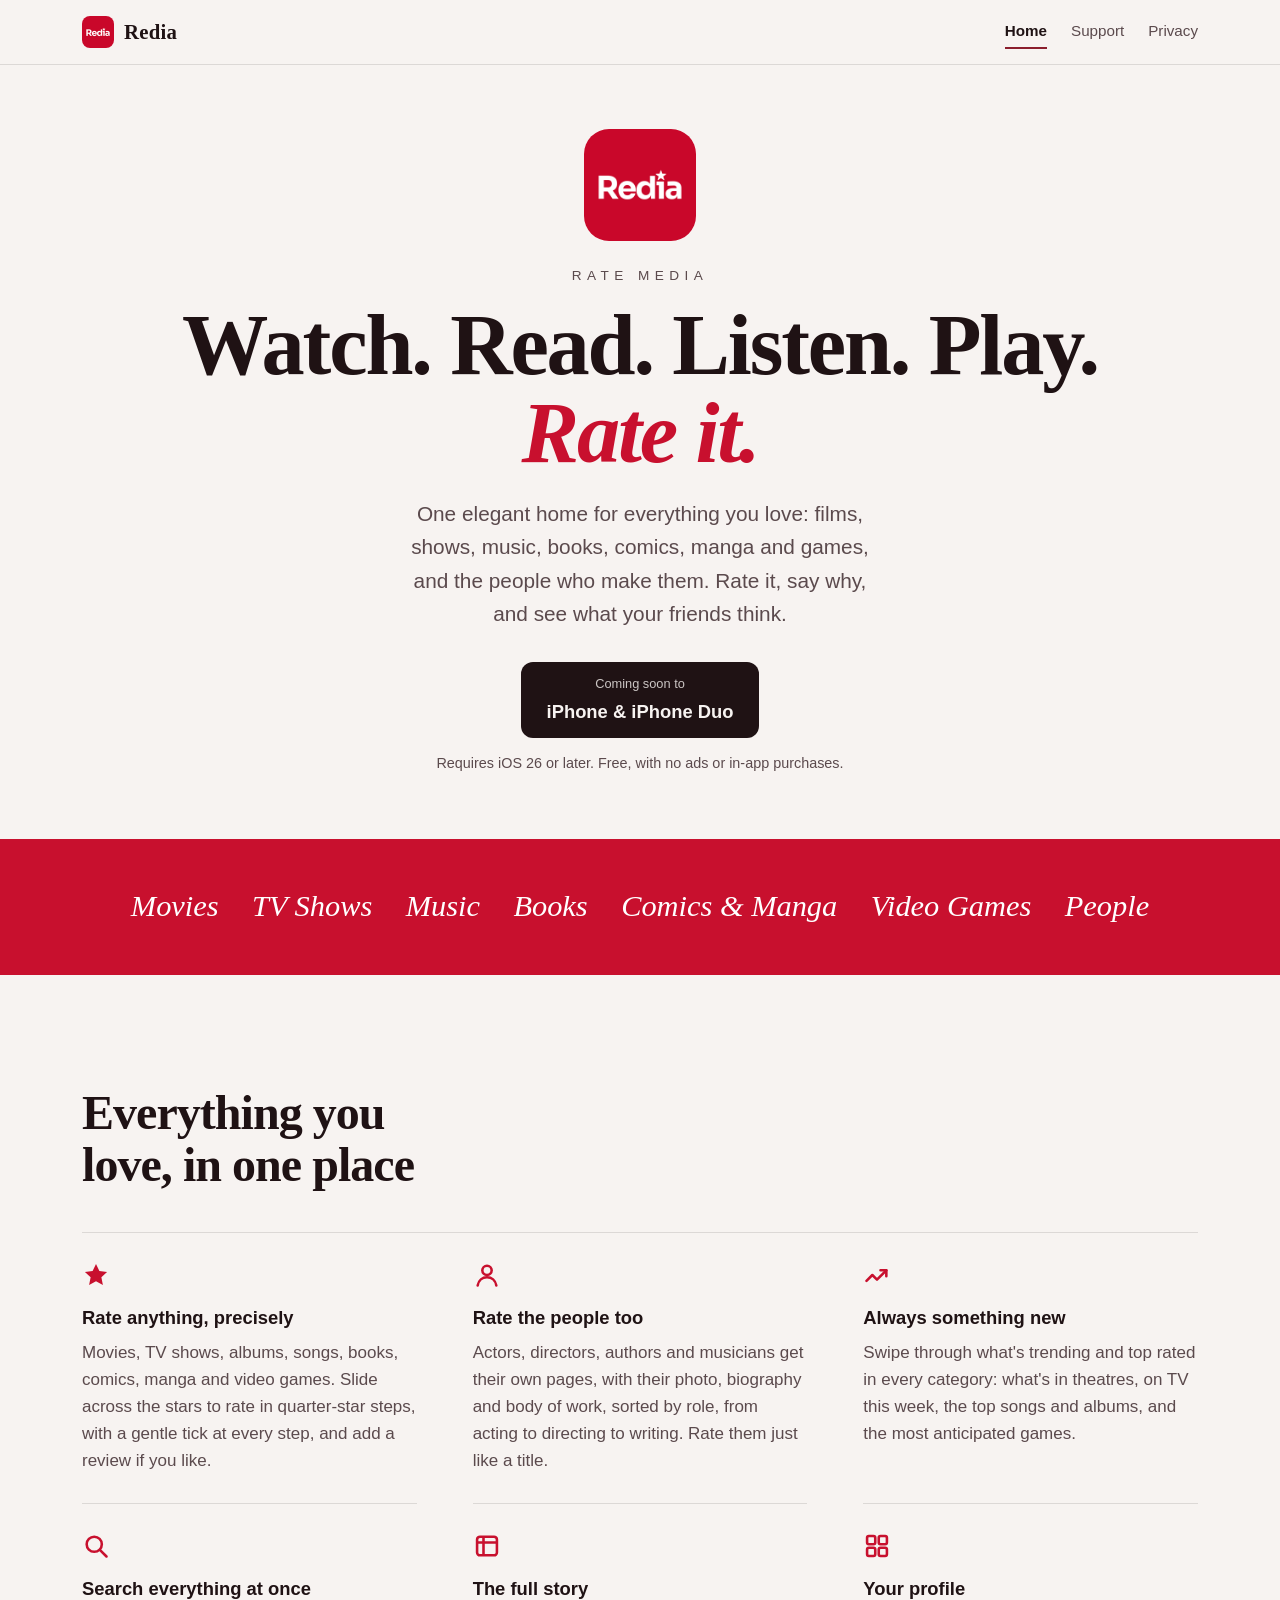
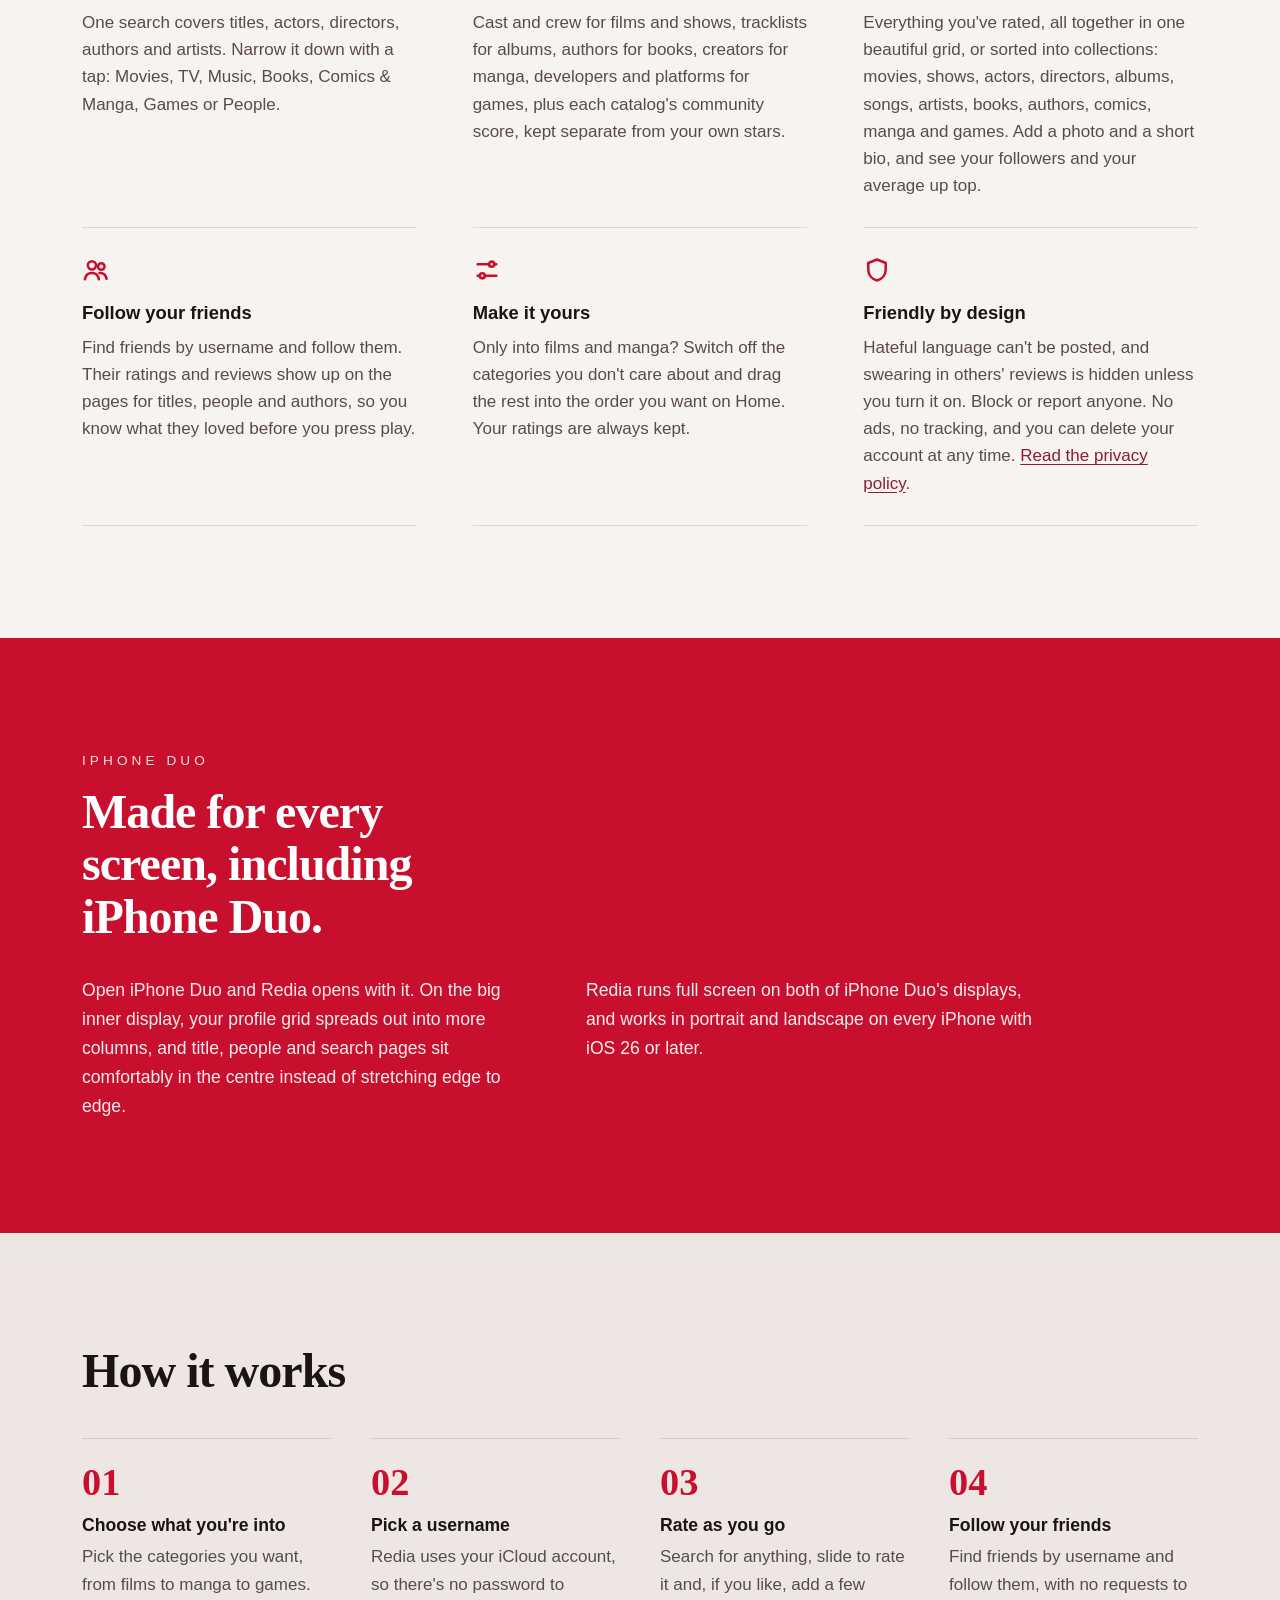
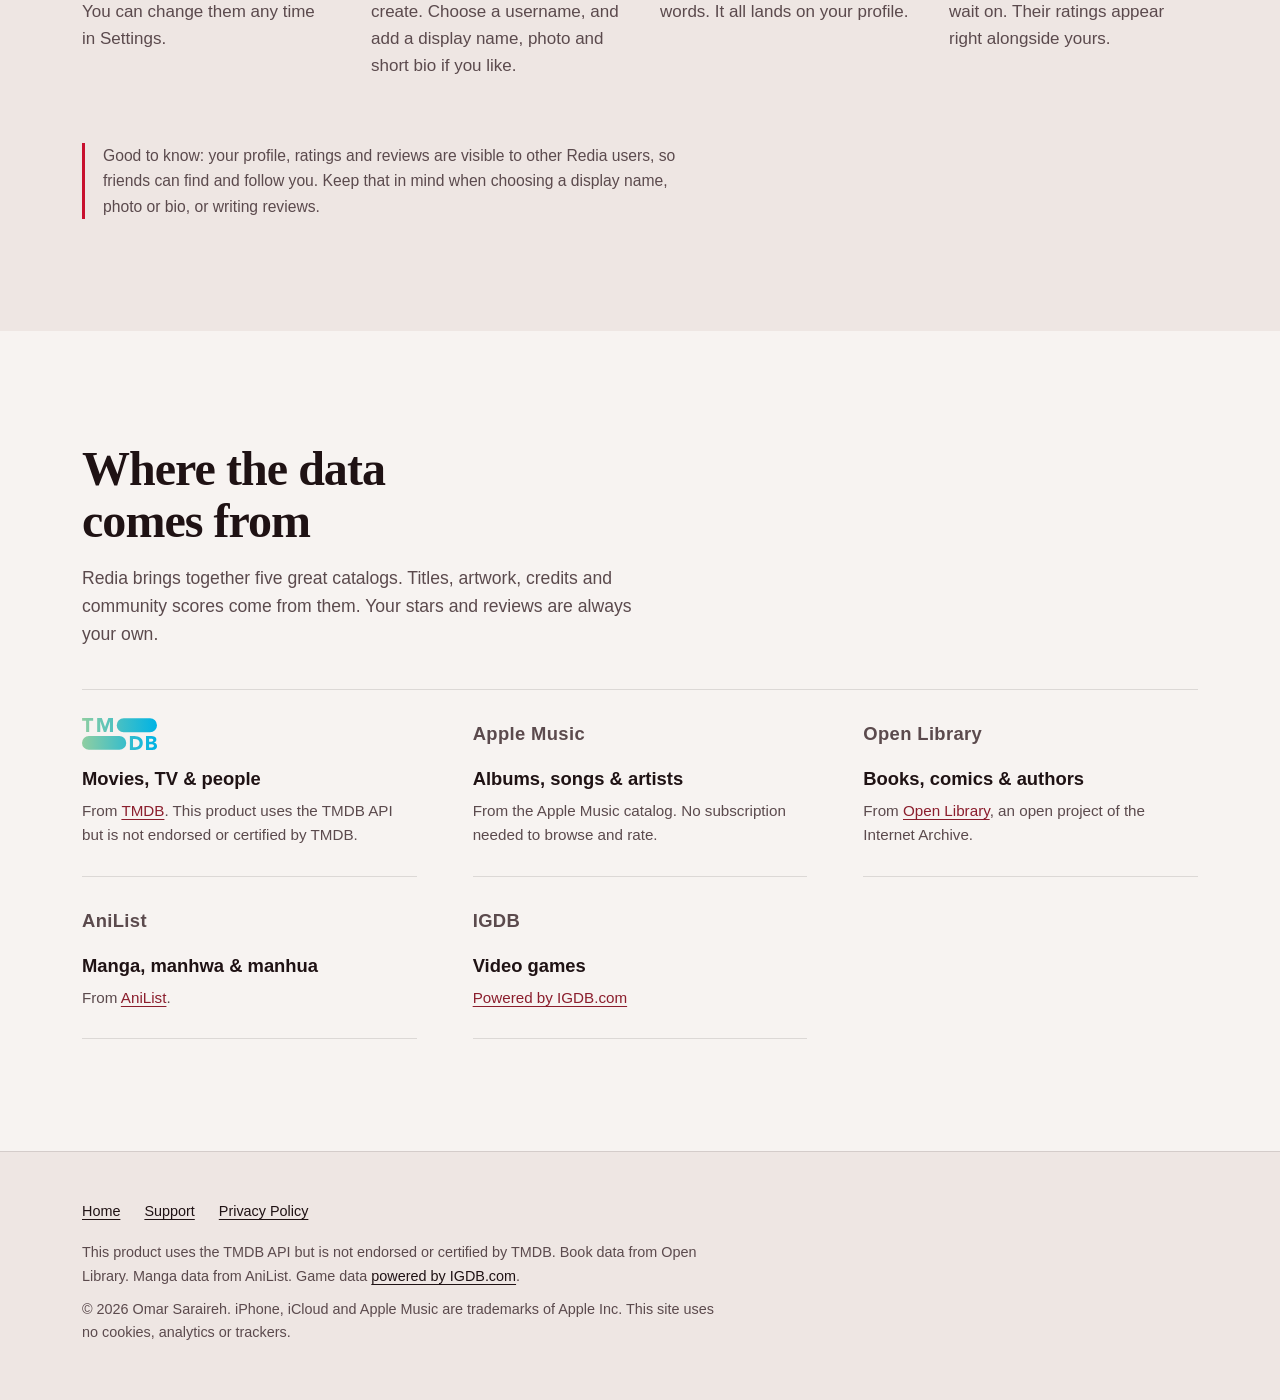
<file: index.html>
<!doctype html>
<html lang="en">
<head>
  <meta charset="utf-8">
  <meta name="viewport" content="width=device-width, initial-scale=1, viewport-fit=cover">
  <title>Redia: Rate Movies, TV, Music, Books &amp; Games</title>
  <meta name="description" content="Redia is one elegant place to rate the movies, TV shows, music, books, comics, manga and video games you love, and the people who make them. Follow friends and see what they think. For iPhone and iPhone Duo.">
  <meta name="theme-color" content="#f7f3f1" media="(prefers-color-scheme: light)">
  <meta name="theme-color" content="#0f0b0c" media="(prefers-color-scheme: dark)">
  <link rel="icon" href="favicon.png" type="image/png">
  <link rel="apple-touch-icon" href="apple-touch-icon.png">
  <link rel="stylesheet" href="styles.css">
</head>
<body>
  <a class="skip-link" href="#main">Skip to content</a>

  <header class="site-header">
    <div class="wrap">
      <a class="brand" href="./"><img src="favicon.png" alt="" width="36" height="36"><span class="brand-name">Redia</span></a>
      <nav class="nav" aria-label="Main">
        <a href="./" aria-current="page">Home</a>
        <a href="support.html">Support</a>
        <a href="privacy.html">Privacy</a>
      </nav>
    </div>
  </header>

  <main id="main">
    <section class="hero">
      <div class="wrap hero-text">
        <img class="app-icon" src="icon.png" alt="Redia app icon: the white Redia wordmark with a star over the i, on red" width="120" height="120">
        <p class="tagline">Rate Media</p>
        <h1>Watch. Read. Listen. Play. <em>Rate it.</em></h1>
        <p class="lede">One elegant home for everything you love: films, shows, music, books, comics, manga and games, and the people who make them. Rate it, say why, and see what your friends think.</p>
        <div class="coming-soon" role="note" aria-label="Coming soon to iOS">
          <span class="small">Coming soon to</span>
          <span class="big">iPhone &amp; iPhone Duo</span>
        </div>
        <p class="req">Requires iOS 26 or later. Free, with no ads or in-app purchases.</p>
      </div>
    </section>

    <section class="band band-accent" aria-label="What you can rate in Redia">
      <div class="wrap">
        <ul class="categories">
          <li>Movies</li>
          <li>TV Shows</li>
          <li>Music</li>
          <li>Books</li>
          <li>Comics &amp; Manga</li>
          <li>Video Games</li>
          <li>People</li>
        </ul>
      </div>
    </section>

    <section class="band" aria-labelledby="features-title">
      <div class="wrap">
        <h2 id="features-title">Everything you love, in one place</h2>
          <div class="features">
            <article class="feature">
              <span class="icon" aria-hidden="true"><svg viewBox="0 0 24 24" fill="currentColor"><path d="M12 2.5l2.9 6.1 6.6.8-4.9 4.6 1.3 6.6L12 17.3 6.1 20.6l1.3-6.6L2.5 9.4l6.6-.8z"/></svg></span>
              <h3>Rate anything, precisely</h3>
              <p>Movies, TV shows, albums, songs, books, comics, manga and video games. Slide across the stars to rate in quarter-star steps, with a gentle tick at every step, and add a review if you like.</p>
            </article>
            <article class="feature">
              <span class="icon" aria-hidden="true"><svg viewBox="0 0 24 24" fill="none" stroke="currentColor" stroke-width="2.2" stroke-linecap="round"><circle cx="12" cy="8" r="4"/><path d="M4 21c.8-4.4 4-7 8-7s7.2 2.6 8 7"/></svg></span>
              <h3>Rate the people too</h3>
              <p>Actors, directors, authors and musicians get their own pages, with their photo, biography and body of work, sorted by role, from acting to directing to writing. Rate them just like a title.</p>
            </article>
            <article class="feature">
              <span class="icon" aria-hidden="true"><svg viewBox="0 0 24 24" fill="none" stroke="currentColor" stroke-width="2.2" stroke-linecap="round" stroke-linejoin="round"><path d="M3 17l5-5 4 4 8-8"/><path d="M15 8h5v5"/></svg></span>
              <h3>Always something new</h3>
              <p>Swipe through what's trending and top rated in every category: what's in theatres, on TV this week, the top songs and albums, and the most anticipated games.</p>
            </article>
            <article class="feature">
              <span class="icon" aria-hidden="true"><svg viewBox="0 0 24 24" fill="none" stroke="currentColor" stroke-width="2.2" stroke-linecap="round"><circle cx="10.5" cy="10.5" r="6.5"/><path d="M15.5 15.5L21 21"/></svg></span>
              <h3>Search everything at once</h3>
              <p>One search covers titles, actors, directors, authors and artists. Narrow it down with a tap: Movies, TV, Music, Books, Comics &amp; Manga, Games or People.</p>
            </article>
            <article class="feature">
              <span class="icon" aria-hidden="true"><svg viewBox="0 0 24 24" fill="none" stroke="currentColor" stroke-width="2.2" stroke-linejoin="round"><rect x="3.5" y="4" width="17" height="16" rx="2.5"/><path d="M3.5 9h17M9 4v16"/></svg></span>
              <h3>The full story</h3>
              <p>Cast and crew for films and shows, tracklists for albums, authors for books, creators for manga, developers and platforms for games, plus each catalog's community score, kept separate from your own stars.</p>
            </article>
            <article class="feature">
              <span class="icon" aria-hidden="true"><svg viewBox="0 0 24 24" fill="none" stroke="currentColor" stroke-width="2.2" stroke-linecap="round"><rect x="3.5" y="3.5" width="7" height="7" rx="1.5"/><rect x="13.5" y="3.5" width="7" height="7" rx="1.5"/><rect x="3.5" y="13.5" width="7" height="7" rx="1.5"/><rect x="13.5" y="13.5" width="7" height="7" rx="1.5"/></svg></span>
              <h3>Your profile</h3>
              <p>Everything you've rated, all together in one beautiful grid, or sorted into collections: movies, shows, actors, directors, albums, songs, artists, books, authors, comics, manga and games. Add a photo and a short bio, and see your followers and your average up top.</p>
            </article>
            <article class="feature">
              <span class="icon" aria-hidden="true"><svg viewBox="0 0 24 24" fill="none" stroke="currentColor" stroke-width="2.2" stroke-linecap="round"><circle cx="8.5" cy="8" r="3.5"/><circle cx="16.5" cy="9" r="2.8"/><path d="M2.5 20c.6-3.6 3-5.5 6-5.5s5.4 1.9 6 5.5M15 14.6c2.8-.3 5.3 1.3 6 4.9"/></svg></span>
              <h3>Follow your friends</h3>
              <p>Find friends by username and follow them. Their ratings and reviews show up on the pages for titles, people and authors, so you know what they loved before you press play.</p>
            </article>
            <article class="feature">
              <span class="icon" aria-hidden="true"><svg viewBox="0 0 24 24" fill="none" stroke="currentColor" stroke-width="2.2" stroke-linecap="round"><path d="M4 7h10M18 7h2M4 17h2M10 17h10"/><circle cx="16" cy="7" r="2.2"/><circle cx="8" cy="17" r="2.2"/></svg></span>
              <h3>Make it yours</h3>
              <p>Only into films and manga? Switch off the categories you don't care about and drag the rest into the order you want on Home. Your ratings are always kept.</p>
            </article>
            <article class="feature">
              <span class="icon" aria-hidden="true"><svg viewBox="0 0 24 24" fill="none" stroke="currentColor" stroke-width="2.2" stroke-linejoin="round"><path d="M12 3l7.5 3v5.5c0 4.6-3.2 8.3-7.5 9.5-4.3-1.2-7.5-4.9-7.5-9.5V6z"/></svg></span>
              <h3>Friendly by design</h3>
              <p>Hateful language can't be posted, and swearing in others' reviews is hidden unless you turn it on. Block or report anyone. No ads, no tracking, and you can delete your account at any time. <a href="privacy.html">Read the privacy policy</a>.</p>
            </article>
          </div>
      </div>
    </section>

    <section class="band band-accent spotlight" aria-labelledby="duo-title">
      <div class="wrap">
        <p class="eyebrow">iPhone Duo</p>
        <h2 id="duo-title">Made for every screen, including iPhone Duo.</h2>
        <div class="spotlight-grid">
          <p>Open iPhone Duo and Redia opens with it. On the big inner display, your profile grid spreads out into more columns, and title, people and search pages sit comfortably in the centre instead of stretching edge to edge.</p>
          <p>Redia runs full screen on both of iPhone Duo's displays, and works in portrait and landscape on every iPhone with iOS 26 or later.</p>
        </div>
      </div>
    </section>

    <section class="band band-alt" aria-labelledby="how-title">
      <div class="wrap">
        <h2 id="how-title">How it works</h2>
          <ol class="steps">
            <li><p><strong>Choose what you're into</strong>Pick the categories you want, from films to manga to games. You can change them any time in Settings.</p></li>
            <li><p><strong>Pick a username</strong>Redia uses your iCloud account, so there's no password to create. Choose a username, and add a display name, photo and short bio if you like.</p></li>
            <li><p><strong>Rate as you go</strong>Search for anything, slide to rate it and, if you like, add a few words. It all lands on your profile.</p></li>
            <li><p><strong>Follow your friends</strong>Find friends by username and follow them, with no requests to wait on. Their ratings appear right alongside yours.</p></li>
          </ol>
        <p class="note">Good to know: your profile, ratings and reviews are visible to other Redia users, so friends can find and follow you. Keep that in mind when choosing a display name, photo or bio, or writing reviews.</p>
      </div>
    </section>

    <section class="band" aria-labelledby="data-title">
      <div class="wrap">
        <h2 id="data-title">Where the data comes from</h2>
        <p class="section-lede">Redia brings together five great catalogs. Titles, artwork, credits and community scores come from them. Your stars and reviews are always your own.</p>
          <div class="sources">
            <article class="source">
              <img src="tmdb-logo.svg" alt="TMDB" width="94" height="40">
              <h3>Movies, TV &amp; people</h3>
              <p>From <a href="https://www.themoviedb.org/">TMDB</a>. This product uses the TMDB API but is not endorsed or certified by TMDB.</p>
            </article>
            <article class="source">
              <p class="source-name">Apple Music</p>
              <h3>Albums, songs &amp; artists</h3>
              <p>From the Apple Music catalog. No subscription needed to browse and rate.</p>
            </article>
            <article class="source">
              <p class="source-name">Open Library</p>
              <h3>Books, comics &amp; authors</h3>
              <p>From <a href="https://openlibrary.org/">Open Library</a>, an open project of the Internet Archive.</p>
            </article>
            <article class="source">
              <p class="source-name">AniList</p>
              <h3>Manga, manhwa &amp; manhua</h3>
              <p>From <a href="https://anilist.co/">AniList</a>.</p>
            </article>
            <article class="source">
              <p class="source-name">IGDB</p>
              <h3>Video games</h3>
              <p><a href="https://www.igdb.com/">Powered by IGDB.com</a></p>
            </article>
          </div>
      </div>
    </section>
  </main>

  <footer class="site-footer">
    <div class="wrap">
      <nav aria-label="Footer">
        <a href="./">Home</a>
        <a href="support.html">Support</a>
        <a href="privacy.html">Privacy Policy</a>
      </nav>
      <p>This product uses the TMDB API but is not endorsed or certified by TMDB. Book data from Open Library. Manga data from AniList. Game data <a href="https://www.igdb.com/">powered by IGDB.com</a>.</p>
      <p>© 2026 Omar Saraireh. iPhone, iCloud and Apple Music are trademarks of Apple Inc. This site uses no cookies, analytics or trackers.</p>
    </div>
  </footer>
</body>
</html>
</file>
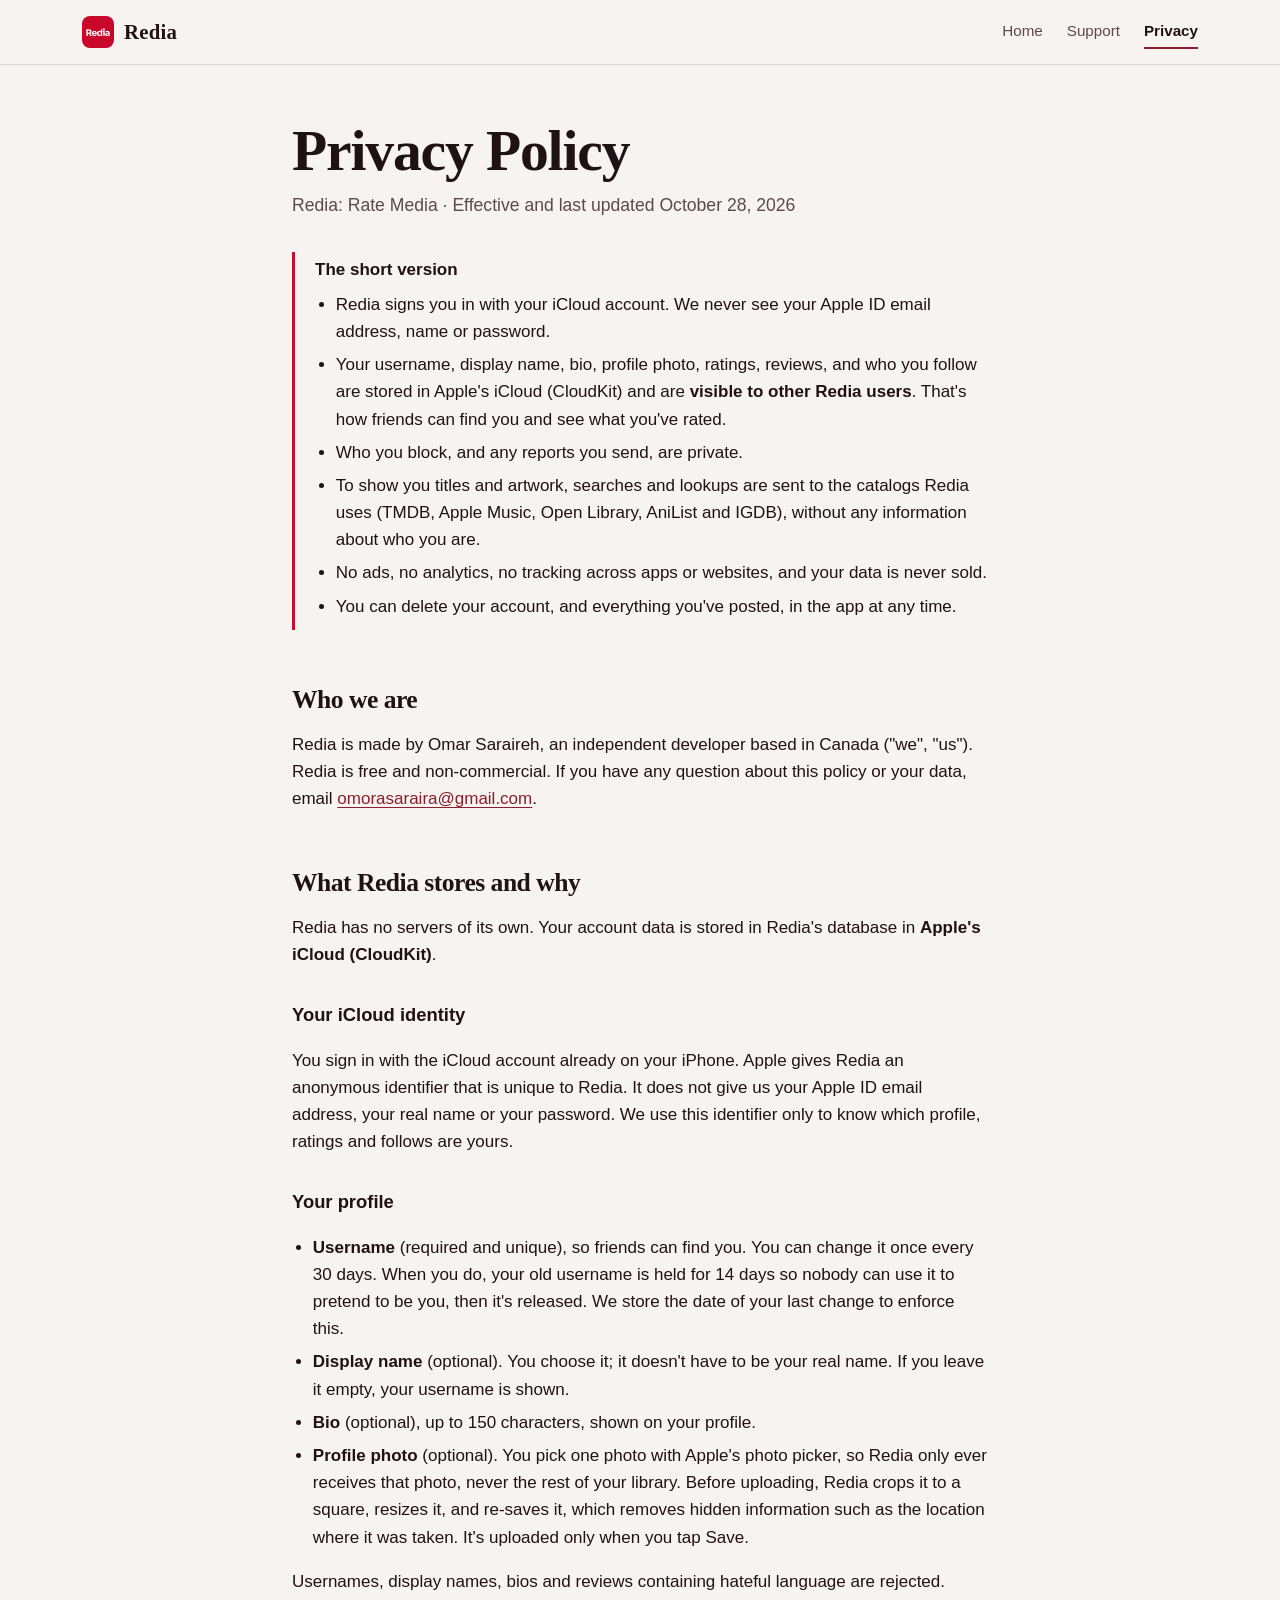
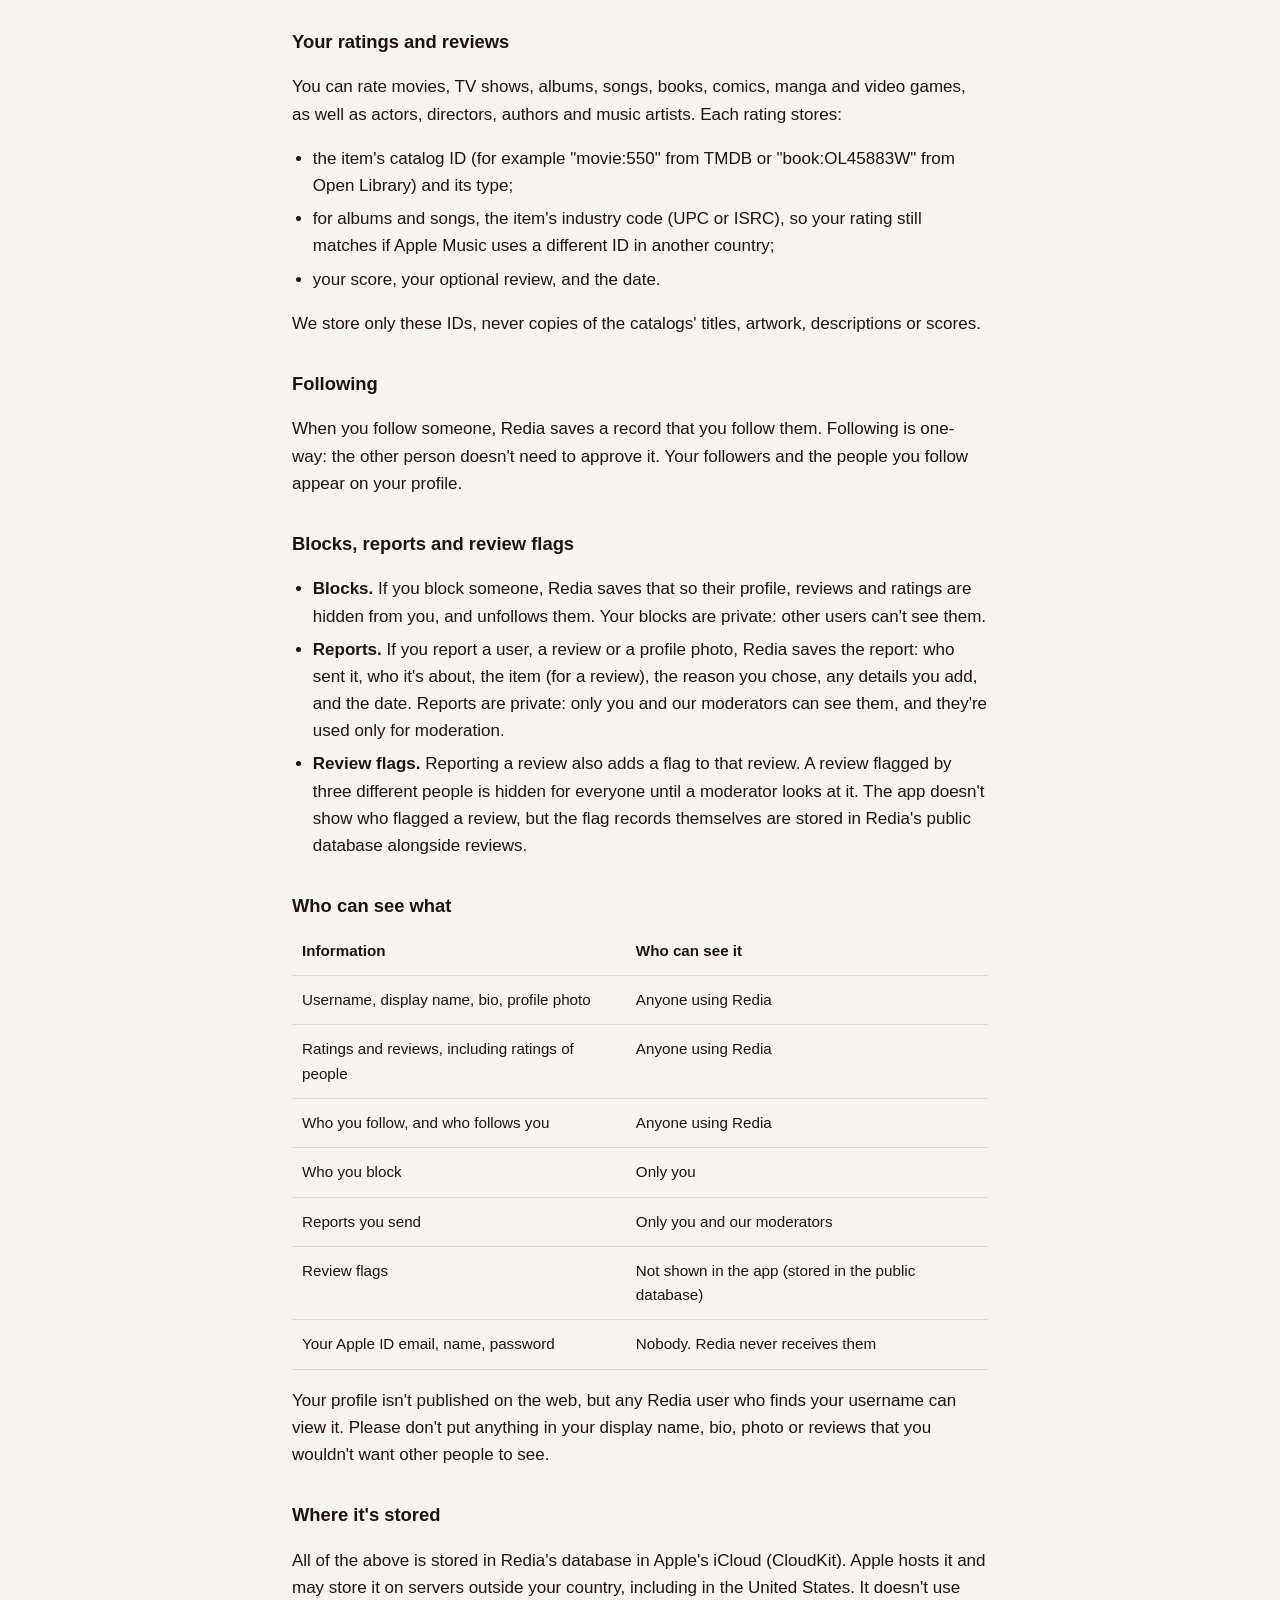
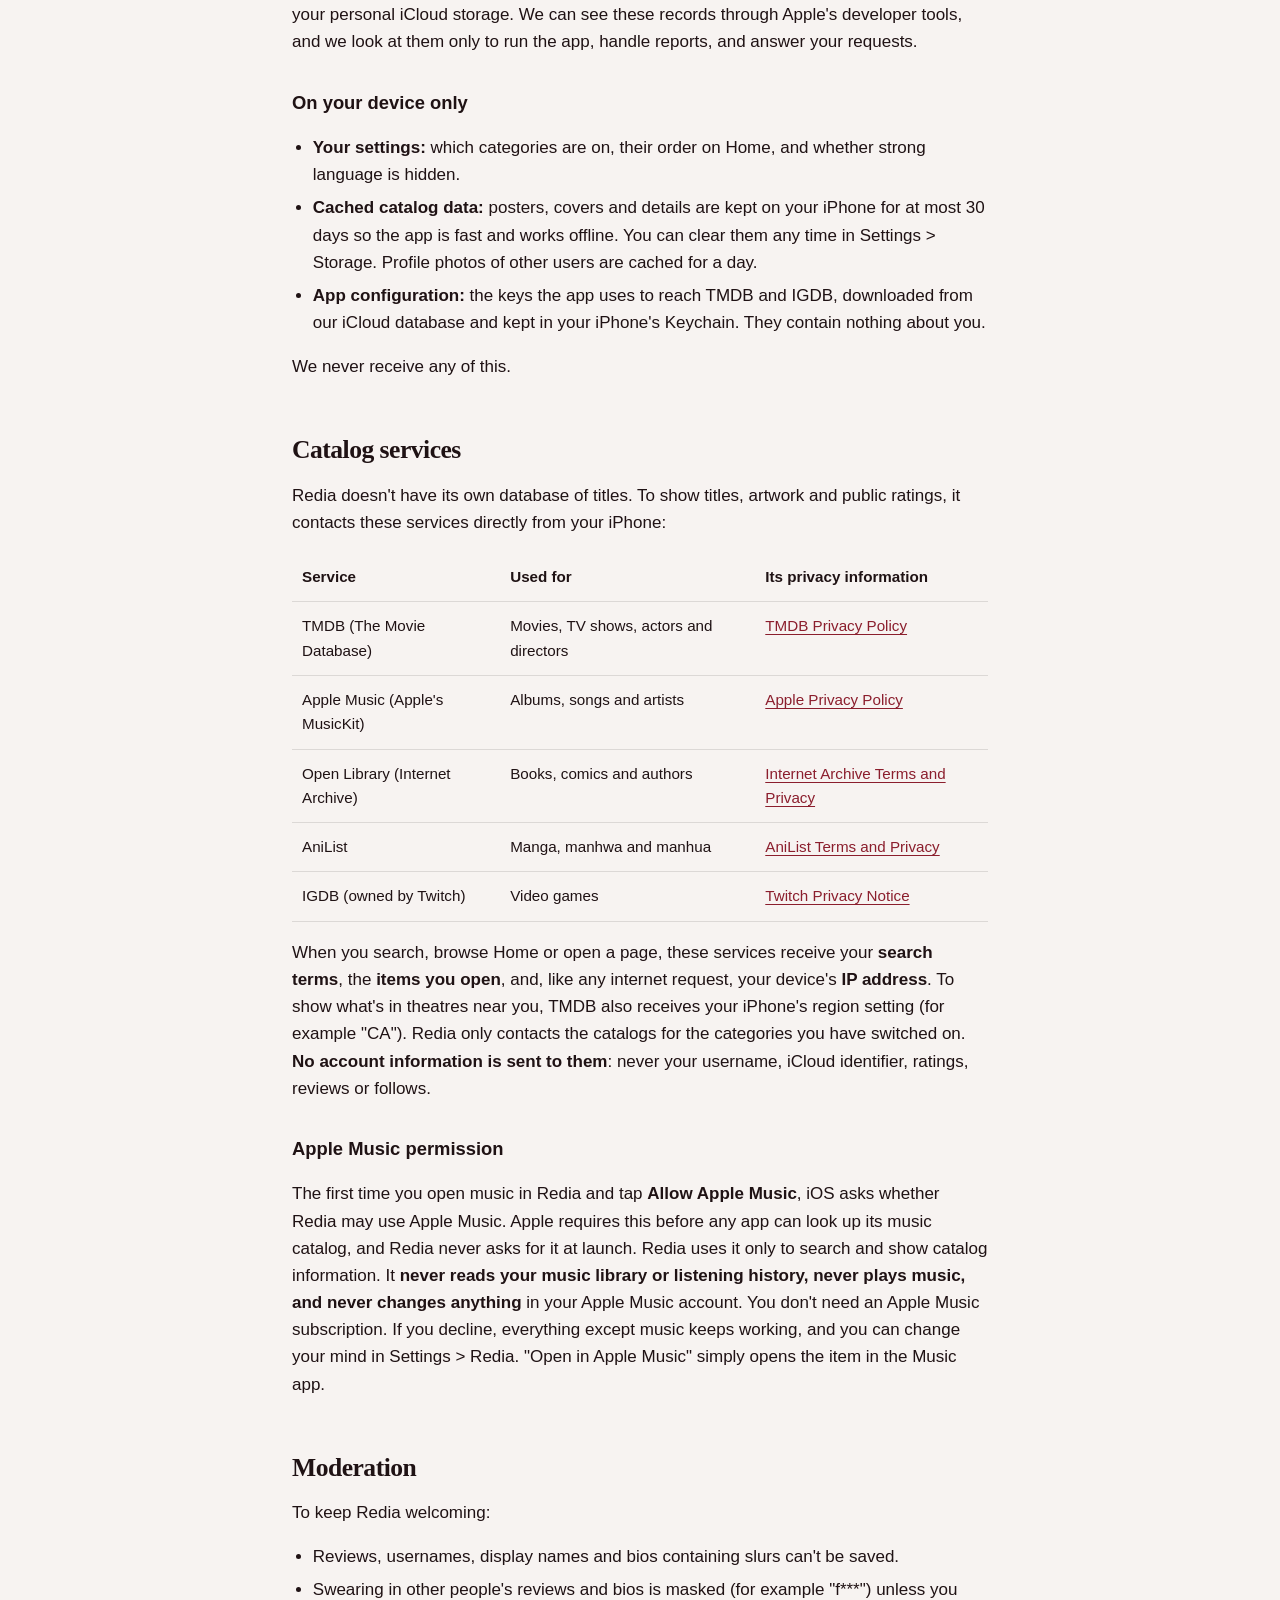
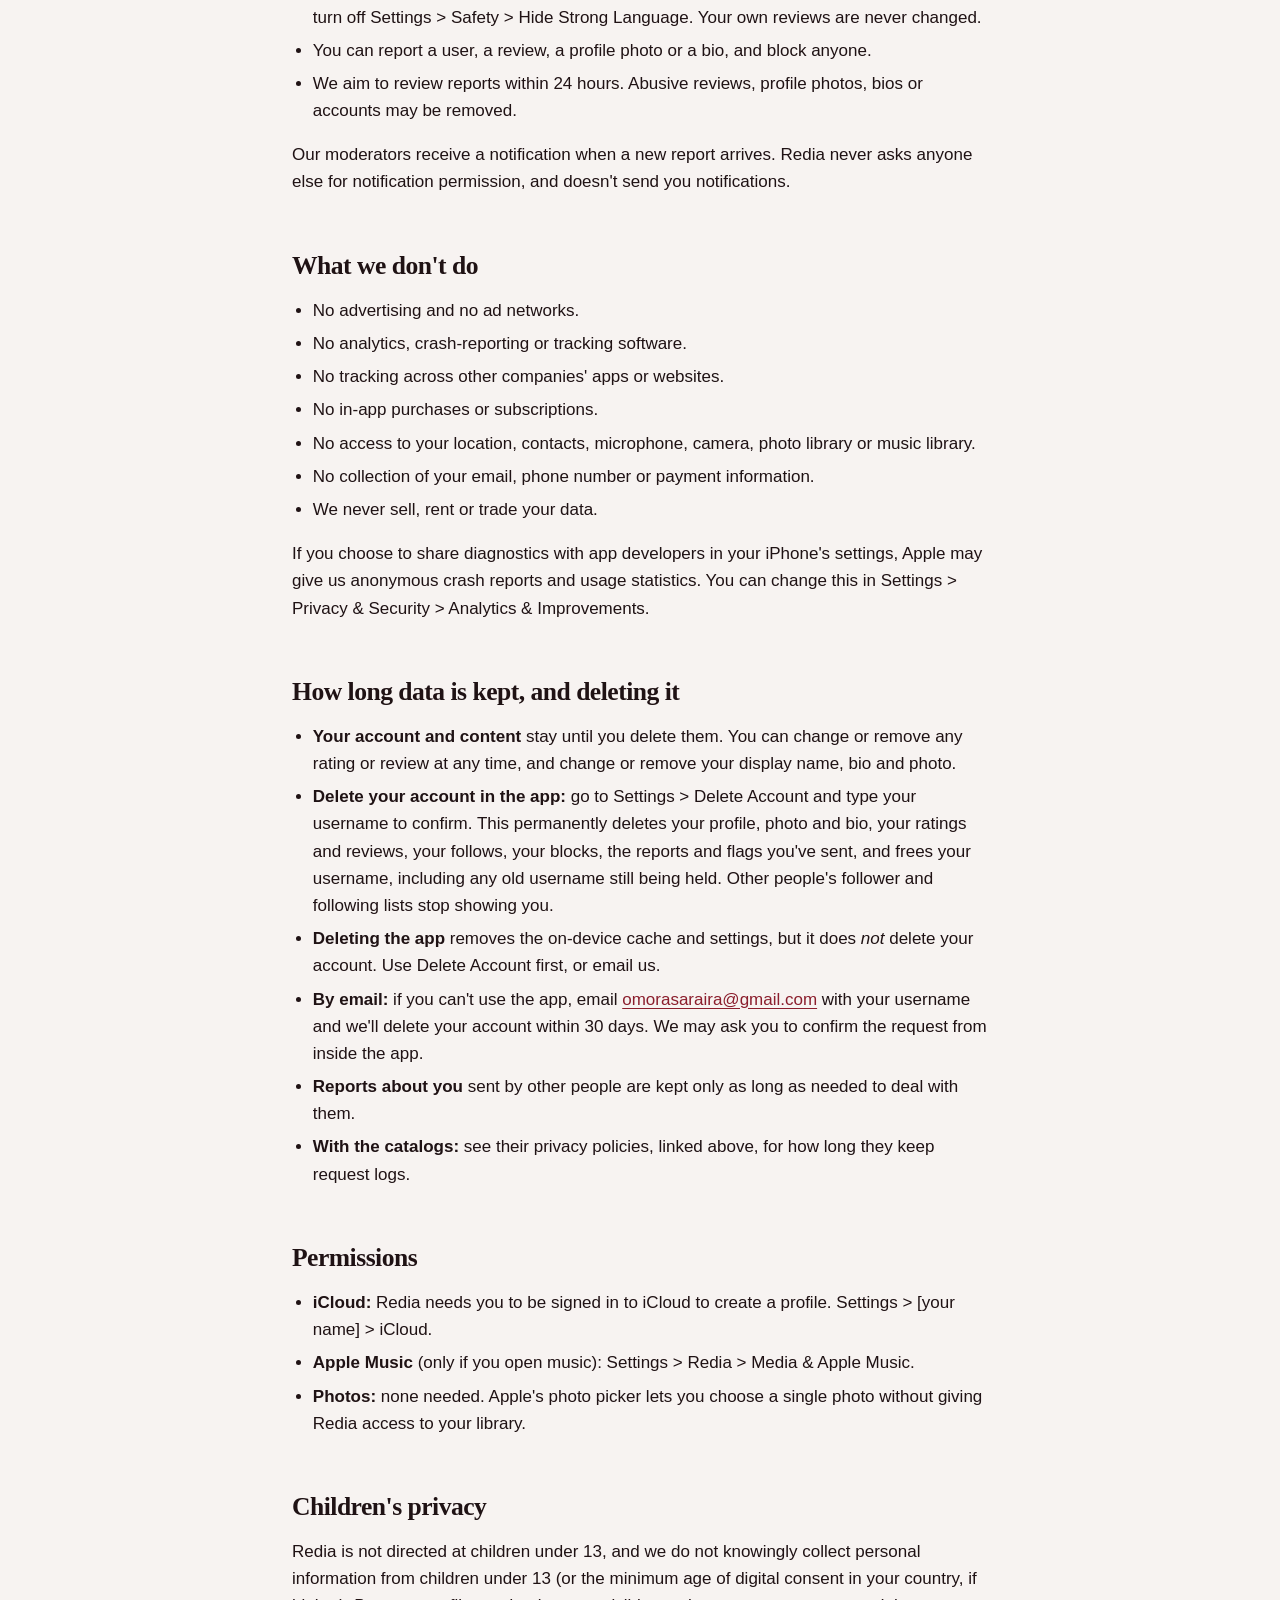
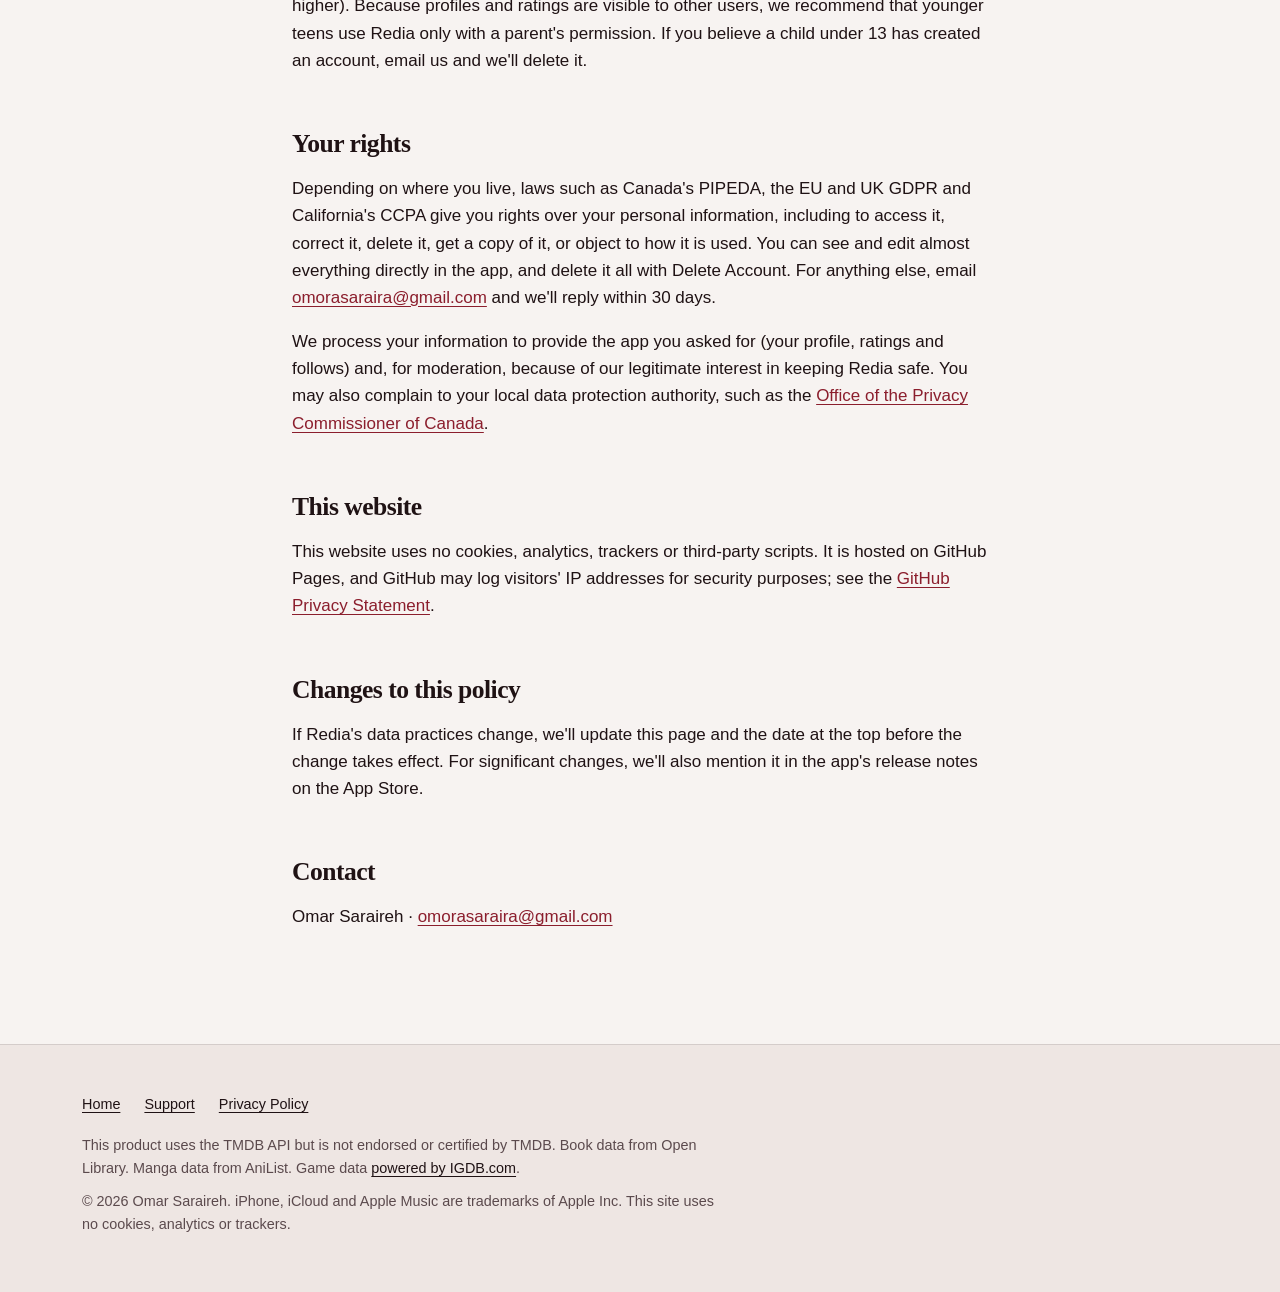
<file: privacy.html>
<!doctype html>
<!--
  NOTE FOR OMAR (not shown on the page): Rewritten on 2026-10-28 from the Redia source code as it is
  now (Friends, safety and moderation, profile photos, bios, username changes, Apple Music, rateable artists),
  and merged with docs/PrivacyPolicy.md (your 26 October draft). This is not legal advice. Please
  review it yourself (and with a lawyer if you want certainty), and update it whenever the app's data
  handling changes. Remaining VERIFY notes mark things that depend on live CloudKit setup.
-->
<html lang="en">
<head>
  <meta charset="utf-8">
  <meta name="viewport" content="width=device-width, initial-scale=1, viewport-fit=cover">
  <title>Redia Privacy Policy</title>
  <meta name="description" content="How Redia handles your profile, ratings and reviews. No ads, no tracking, and you can delete your account in the app.">
  <meta name="theme-color" content="#f7f3f1" media="(prefers-color-scheme: light)">
  <meta name="theme-color" content="#0f0b0c" media="(prefers-color-scheme: dark)">
  <link rel="icon" href="favicon.png" type="image/png">
  <link rel="apple-touch-icon" href="apple-touch-icon.png">
  <link rel="stylesheet" href="styles.css">
</head>
<body>
  <a class="skip-link" href="#main">Skip to content</a>

  <header class="site-header">
    <div class="wrap">
      <a class="brand" href="./"><img src="favicon.png" alt="" width="36" height="36"><span class="brand-name">Redia</span></a>
      <nav class="nav" aria-label="Main">
        <a href="./">Home</a>
        <a href="support.html">Support</a>
        <a href="privacy.html" aria-current="page">Privacy</a>
      </nav>
    </div>
  </header>

  <main id="main" class="doc">
    <div class="wrap prose">
      <article>
        <h1>Privacy Policy</h1>
        <p class="updated">Redia: Rate Media · Effective and last updated October 28, 2026</p>

        <div class="summary-box">
          <strong>The short version</strong>
          <ul>
            <li>Redia signs you in with your iCloud account. We never see your Apple ID email address, name or password.</li>
            <li>Your username, display name, bio, profile photo, ratings, reviews, and who you follow are stored in Apple's iCloud (CloudKit) and are <strong>visible to other Redia users</strong>. That's how friends can find you and see what you've rated.</li>
            <li>Who you block, and any reports you send, are private.</li>
            <li>To show you titles and artwork, searches and lookups are sent to the catalogs Redia uses (TMDB, Apple Music, Open Library, AniList and IGDB), without any information about who you are.</li>
            <li>No ads, no analytics, no tracking across apps or websites, and your data is never sold.</li>
            <li>You can delete your account, and everything you've posted, in the app at any time.</li>
          </ul>
        </div>

        <h2 id="who">Who we are</h2>
        <p>Redia is made by Omar Saraireh, an independent developer based in Canada ("we", "us"). Redia is free and non-commercial. If you have any question about this policy or your data, email <a href="mailto:omorasaraira@gmail.com">omorasaraira@gmail.com</a>.</p>

        <h2 id="data">What Redia stores and why</h2>
        <p>Redia has no servers of its own. Your account data is stored in Redia's database in <strong>Apple's iCloud (CloudKit)</strong>.</p>

        <h3>Your iCloud identity</h3>
        <p>You sign in with the iCloud account already on your iPhone. Apple gives Redia an anonymous identifier that is unique to Redia. It does not give us your Apple ID email address, your real name or your password. We use this identifier only to know which profile, ratings and follows are yours.</p>

        <h3>Your profile</h3>
        <ul>
          <li><strong>Username</strong> (required and unique), so friends can find you. You can change it once every 30 days. When you do, your old username is held for 14 days so nobody can use it to pretend to be you, then it's released. We store the date of your last change to enforce this.</li>
          <li><strong>Display name</strong> (optional). You choose it; it doesn't have to be your real name. If you leave it empty, your username is shown.</li>
          <li><strong>Bio</strong> (optional), up to 150 characters, shown on your profile.</li>
          <li><strong>Profile photo</strong> (optional). You pick one photo with Apple's photo picker, so Redia only ever receives that photo, never the rest of your library. Before uploading, Redia crops it to a square, resizes it, and re-saves it, which removes hidden information such as the location where it was taken. It's uploaded only when you tap Save.</li>
        </ul>
        <p>Usernames, display names, bios and reviews containing hateful language are rejected.</p>

        <h3>Your ratings and reviews</h3>
        <p>You can rate movies, TV shows, albums, songs, books, comics, manga and video games, as well as actors, directors, authors and music artists. Each rating stores:</p>
        <ul>
          <li>the item's catalog ID (for example "movie:550" from TMDB or "book:OL45883W" from Open Library) and its type;</li>
          <li>for albums and songs, the item's industry code (UPC or ISRC), so your rating still matches if Apple Music uses a different ID in another country;</li>
          <li>your score, your optional review, and the date.</li>
        </ul>
        <p>We store only these IDs, never copies of the catalogs' titles, artwork, descriptions or scores.</p>

        <h3>Following</h3>
        <p>When you follow someone, Redia saves a record that you follow them. Following is one-way: the other person doesn't need to approve it. Your followers and the people you follow appear on your profile.</p>

        <h3>Blocks, reports and review flags</h3>
        <ul>
          <li><strong>Blocks.</strong> If you block someone, Redia saves that so their profile, reviews and ratings are hidden from you, and unfollows them. Your blocks are private: other users can't see them.</li>
          <li><strong>Reports.</strong> If you report a user, a review or a profile photo, Redia saves the report: who sent it, who it's about, the item (for a review), the reason you chose, any details you add, and the date. Reports are private: only you and our moderators can see them, and they're used only for moderation.</li>
          <li><strong>Review flags.</strong> Reporting a review also adds a flag to that review. A review flagged by three different people is hidden for everyone until a moderator looks at it. The app doesn't show who flagged a review, but the flag records themselves are stored in Redia's public database alongside reviews.</li>
        </ul>

        <h3>Who can see what</h3>
        <div class="table-scroll">
          <table>
            <thead><tr><th scope="col">Information</th><th scope="col">Who can see it</th></tr></thead>
            <tbody>
              <tr><td>Username, display name, bio, profile photo</td><td>Anyone using Redia</td></tr>
              <tr><td>Ratings and reviews, including ratings of people</td><td>Anyone using Redia</td></tr>
              <tr><td>Who you follow, and who follows you</td><td>Anyone using Redia</td></tr>
              <tr><td>Who you block</td><td>Only you</td></tr>
              <tr><td>Reports you send</td><td>Only you and our moderators</td></tr>
              <tr><td>Review flags</td><td>Not shown in the app (stored in the public database)</td></tr>
              <tr><td>Your Apple ID email, name, password</td><td>Nobody. Redia never receives them</td></tr>
            </tbody>
          </table>
        </div>
        <!-- VERIFY: the "Only you" and "Only you and our moderators" rows rely on the Block and Report security roles in CloudKit/schema.ckdb. Confirm they're deployed to the Production environment before release. -->
        <p>Your profile isn't published on the web, but any Redia user who finds your username can view it. Please don't put anything in your display name, bio, photo or reviews that you wouldn't want other people to see.</p>

        <h3>Where it's stored</h3>
        <p>All of the above is stored in Redia's database in Apple's iCloud (CloudKit). Apple hosts it and may store it on servers outside your country, including in the United States. It doesn't use your personal iCloud storage. We can see these records through Apple's developer tools, and we look at them only to run the app, handle reports, and answer your requests.</p>

        <h3>On your device only</h3>
        <ul>
          <li><strong>Your settings:</strong> which categories are on, their order on Home, and whether strong language is hidden.</li>
          <li><strong>Cached catalog data:</strong> posters, covers and details are kept on your iPhone for at most 30 days so the app is fast and works offline. You can clear them any time in Settings &gt; Storage. Profile photos of other users are cached for a day.</li>
          <li><strong>App configuration:</strong> the keys the app uses to reach TMDB and IGDB, downloaded from our iCloud database and kept in your iPhone's Keychain. They contain nothing about you.</li>
        </ul>
        <p>We never receive any of this.</p>

        <h2 id="catalogs">Catalog services</h2>
        <p>Redia doesn't have its own database of titles. To show titles, artwork and public ratings, it contacts these services directly from your iPhone:</p>
        <div class="table-scroll">
          <table>
            <thead><tr><th scope="col">Service</th><th scope="col">Used for</th><th scope="col">Its privacy information</th></tr></thead>
            <tbody>
              <tr>
                <td>TMDB (The Movie Database)</td>
                <td>Movies, TV shows, actors and directors</td>
                <td><a href="https://www.themoviedb.org/privacy-policy">TMDB Privacy Policy</a></td>
              </tr>
              <tr>
                <td>Apple Music (Apple's MusicKit)</td>
                <td>Albums, songs and artists</td>
                <td><a href="https://www.apple.com/legal/privacy/">Apple Privacy Policy</a></td>
              </tr>
              <tr>
                <td>Open Library (Internet Archive)</td>
                <td>Books, comics and authors</td>
                <td><a href="https://archive.org/about/terms.php">Internet Archive Terms and Privacy</a></td>
              </tr>
              <tr>
                <td>AniList</td>
                <td>Manga, manhwa and manhua</td>
                <td><a href="https://anilist.co/terms">AniList Terms and Privacy</a></td>
              </tr>
              <tr>
                <td>IGDB (owned by Twitch)</td>
                <td>Video games</td>
                <td><a href="https://www.twitch.tv/p/legal/privacy-notice/">Twitch Privacy Notice</a></td>
              </tr>
            </tbody>
          </table>
        </div>
        <p>When you search, browse Home or open a page, these services receive your <strong>search terms</strong>, the <strong>items you open</strong>, and, like any internet request, your device's <strong>IP address</strong>. To show what's in theatres near you, TMDB also receives your iPhone's region setting (for example "CA"). Redia only contacts the catalogs for the categories you have switched on. <strong>No account information is sent to them</strong>: never your username, iCloud identifier, ratings, reviews or follows.</p>

        <h3>Apple Music permission</h3>
        <p>The first time you open music in Redia and tap <strong>Allow Apple Music</strong>, iOS asks whether Redia may use Apple Music. Apple requires this before any app can look up its music catalog, and Redia never asks for it at launch. Redia uses it only to search and show catalog information. It <strong>never reads your music library or listening history, never plays music, and never changes anything</strong> in your Apple Music account. You don't need an Apple Music subscription. If you decline, everything except music keeps working, and you can change your mind in Settings &gt; Redia. "Open in Apple Music" simply opens the item in the Music app.</p>

        <h2 id="moderation">Moderation</h2>
        <p>To keep Redia welcoming:</p>
        <ul>
          <li>Reviews, usernames, display names and bios containing slurs can't be saved.</li>
          <li>Swearing in other people's reviews and bios is masked (for example "f***") unless you turn off Settings &gt; Safety &gt; Hide Strong Language. Your own reviews are never changed.</li>
          <li>You can report a user, a review, a profile photo or a bio, and block anyone.</li>
          <li>We aim to review reports within 24 hours. Abusive reviews, profile photos, bios or accounts may be removed.</li>
        </ul>
        <p>Our moderators receive a notification when a new report arrives. Redia never asks anyone else for notification permission, and doesn't send you notifications.</p>

        <h2 id="not-collected">What we don't do</h2>
        <ul>
          <li>No advertising and no ad networks.</li>
          <li>No analytics, crash-reporting or tracking software.</li>
          <li>No tracking across other companies' apps or websites.</li>
          <li>No in-app purchases or subscriptions.</li>
          <li>No access to your location, contacts, microphone, camera, photo library or music library.</li>
          <li>No collection of your email, phone number or payment information.</li>
          <li>We never sell, rent or trade your data.</li>
        </ul>
        <p>If you choose to share diagnostics with app developers in your iPhone's settings, Apple may give us anonymous crash reports and usage statistics. You can change this in Settings &gt; Privacy &amp; Security &gt; Analytics &amp; Improvements.</p>

        <h2 id="retention">How long data is kept, and deleting it</h2>
        <ul>
          <li><strong>Your account and content</strong> stay until you delete them. You can change or remove any rating or review at any time, and change or remove your display name, bio and photo.</li>
          <li><strong>Delete your account in the app:</strong> go to Settings &gt; Delete Account and type your username to confirm. This permanently deletes your profile, photo and bio, your ratings and reviews, your follows, your blocks, the reports and flags you've sent, and frees your username, including any old username still being held. Other people's follower and following lists stop showing you.</li>
          <li><strong>Deleting the app</strong> removes the on-device cache and settings, but it does <em>not</em> delete your account. Use Delete Account first, or email us.</li>
          <li><strong>By email:</strong> if you can't use the app, email <a href="mailto:omorasaraira@gmail.com">omorasaraira@gmail.com</a> with your username and we'll delete your account within 30 days. We may ask you to confirm the request from inside the app.</li>
          <li><strong>Reports about you</strong> sent by other people are kept only as long as needed to deal with them.</li>
          <li><strong>With the catalogs:</strong> see their privacy policies, linked above, for how long they keep request logs.</li>
        </ul>

        <h2 id="permissions">Permissions</h2>
        <ul>
          <li><strong>iCloud:</strong> Redia needs you to be signed in to iCloud to create a profile. Settings &gt; [your name] &gt; iCloud.</li>
          <li><strong>Apple Music</strong> (only if you open music): Settings &gt; Redia &gt; Media &amp; Apple Music.</li>
          <li><strong>Photos:</strong> none needed. Apple's photo picker lets you choose a single photo without giving Redia access to your library.</li>
        </ul>

        <h2 id="children">Children's privacy</h2>
        <p>Redia is not directed at children under 13, and we do not knowingly collect personal information from children under 13 (or the minimum age of digital consent in your country, if higher). Because profiles and ratings are visible to other users, we recommend that younger teens use Redia only with a parent's permission. If you believe a child under 13 has created an account, email us and we'll delete it.</p>

        <h2 id="rights">Your rights</h2>
        <p>Depending on where you live, laws such as Canada's PIPEDA, the EU and UK GDPR and California's CCPA give you rights over your personal information, including to access it, correct it, delete it, get a copy of it, or object to how it is used. You can see and edit almost everything directly in the app, and delete it all with Delete Account. For anything else, email <a href="mailto:omorasaraira@gmail.com">omorasaraira@gmail.com</a> and we'll reply within 30 days.</p>
        <p>We process your information to provide the app you asked for (your profile, ratings and follows) and, for moderation, because of our legitimate interest in keeping Redia safe. You may also complain to your local data protection authority, such as the <a href="https://www.priv.gc.ca/">Office of the Privacy Commissioner of Canada</a>.</p>

        <h2 id="website">This website</h2>
        <p>This website uses no cookies, analytics, trackers or third-party scripts. It is hosted on GitHub Pages, and GitHub may log visitors' IP addresses for security purposes; see the <a href="https://docs.github.com/en/site-policy/privacy-policies/github-general-privacy-statement">GitHub Privacy Statement</a>.</p>

        <h2 id="changes">Changes to this policy</h2>
        <p>If Redia's data practices change, we'll update this page and the date at the top before the change takes effect. For significant changes, we'll also mention it in the app's release notes on the App Store.</p>

        <h2 id="contact">Contact</h2>
        <p>Omar Saraireh · <a href="mailto:omorasaraira@gmail.com">omorasaraira@gmail.com</a></p>
      </article>
    </div>
  </main>

  <footer class="site-footer">
    <div class="wrap">
      <nav aria-label="Footer">
        <a href="./">Home</a>
        <a href="support.html">Support</a>
        <a href="privacy.html">Privacy Policy</a>
      </nav>
      <p>This product uses the TMDB API but is not endorsed or certified by TMDB. Book data from Open Library. Manga data from AniList. Game data <a href="https://www.igdb.com/">powered by IGDB.com</a>.</p>
      <p>© 2026 Omar Saraireh. iPhone, iCloud and Apple Music are trademarks of Apple Inc. This site uses no cookies, analytics or trackers.</p>
    </div>
  </footer>
</body>
</html>
</file>
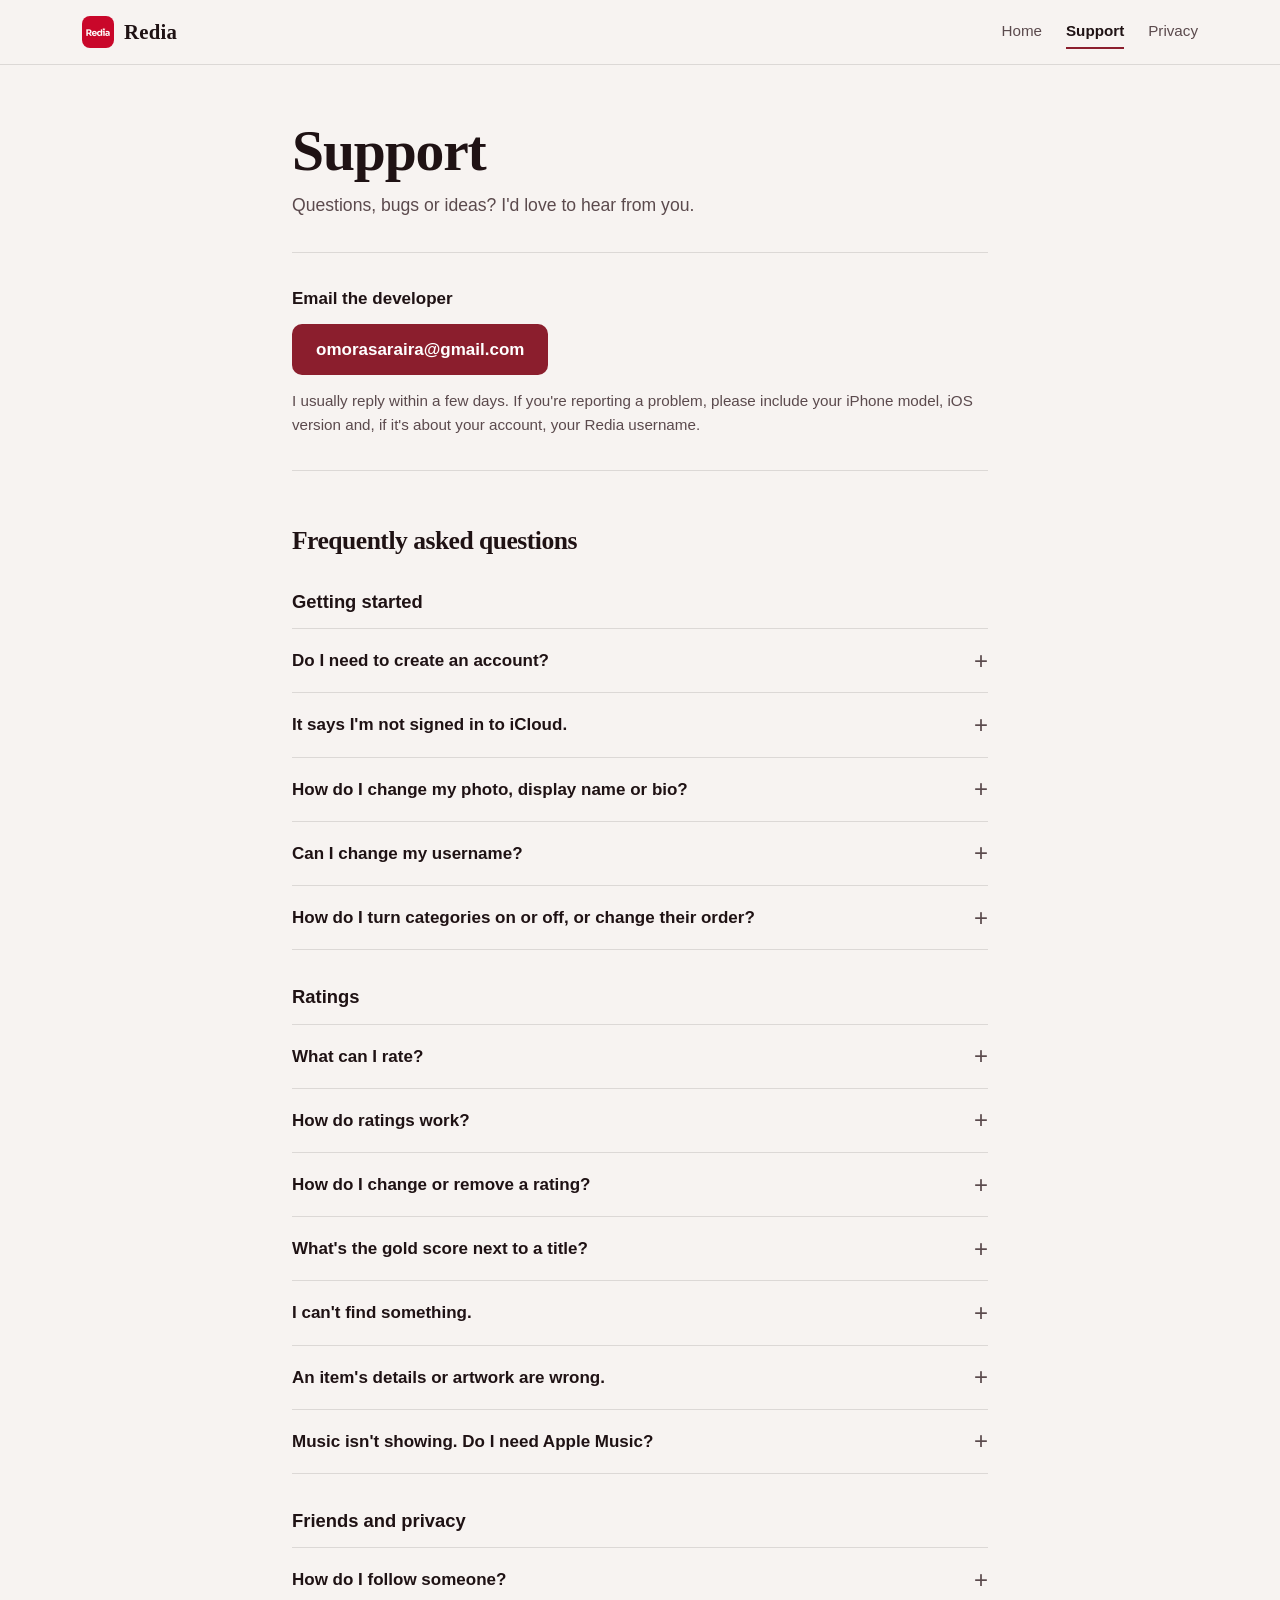
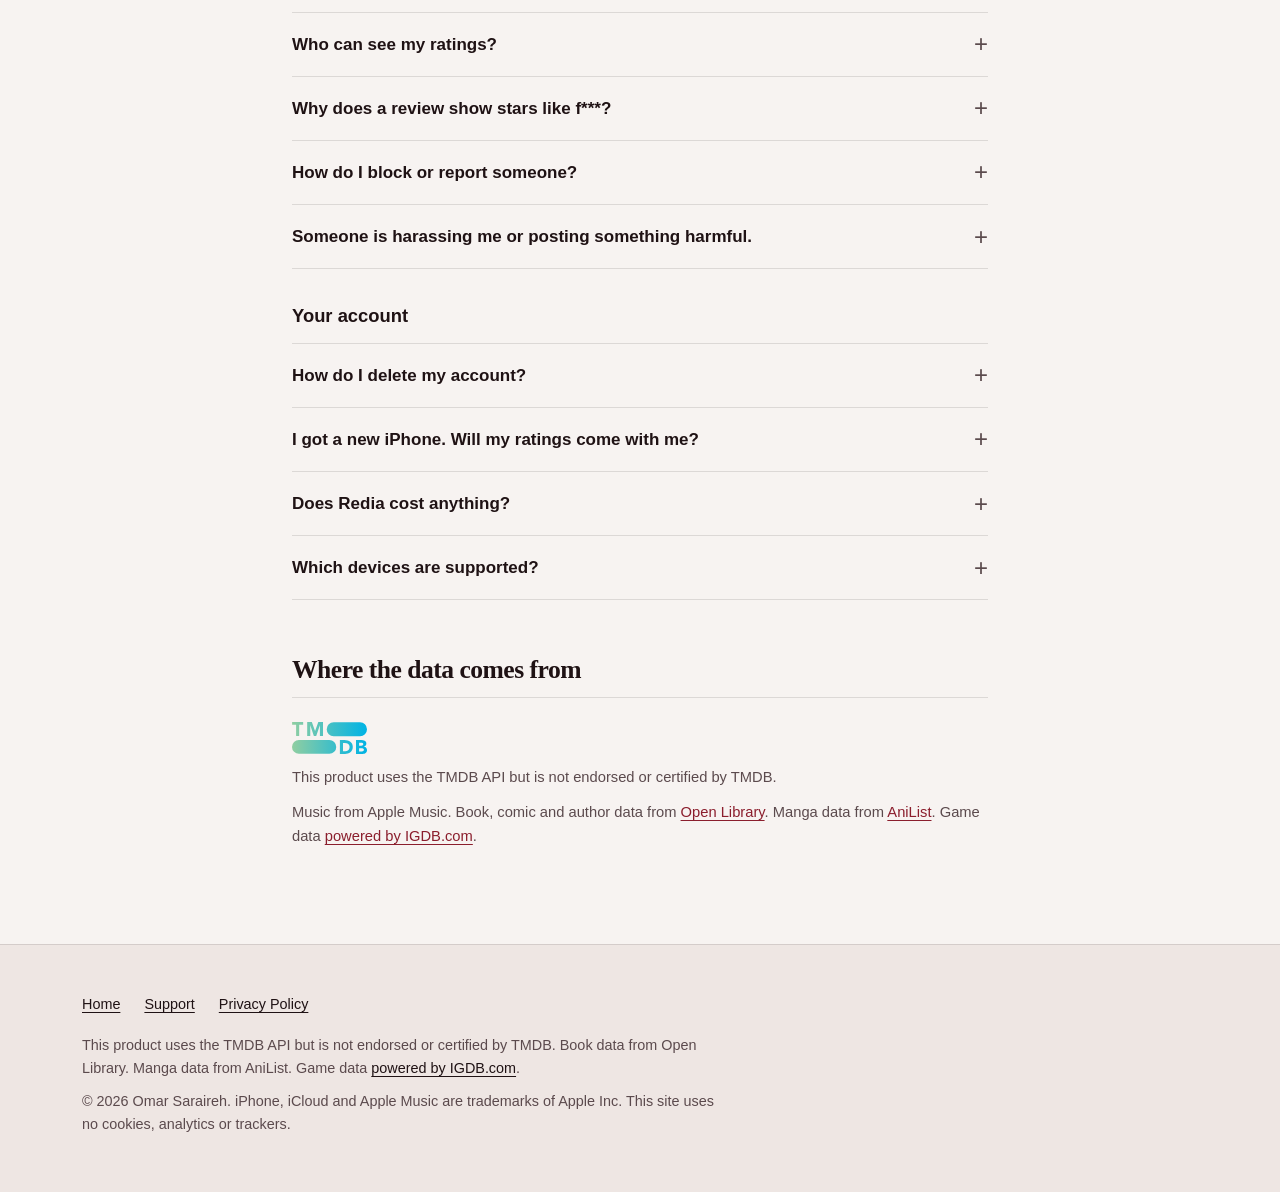
<file: support.html>
<!doctype html>
<html lang="en">
<head>
  <meta charset="utf-8">
  <meta name="viewport" content="width=device-width, initial-scale=1, viewport-fit=cover">
  <title>Redia Support</title>
  <meta name="description" content="Help with Redia: contact, frequently asked questions, ratings, friends, blocking and reporting, and deleting your account.">
  <meta name="theme-color" content="#f7f3f1" media="(prefers-color-scheme: light)">
  <meta name="theme-color" content="#0f0b0c" media="(prefers-color-scheme: dark)">
  <link rel="icon" href="favicon.png" type="image/png">
  <link rel="apple-touch-icon" href="apple-touch-icon.png">
  <link rel="stylesheet" href="styles.css">
</head>
<body>
  <a class="skip-link" href="#main">Skip to content</a>

  <header class="site-header">
    <div class="wrap">
      <a class="brand" href="./"><img src="favicon.png" alt="" width="36" height="36"><span class="brand-name">Redia</span></a>
      <nav class="nav" aria-label="Main">
        <a href="./">Home</a>
        <a href="support.html" aria-current="page">Support</a>
        <a href="privacy.html">Privacy</a>
      </nav>
    </div>
  </header>

  <main id="main" class="doc">
    <div class="wrap prose">
      <article>
        <h1>Support</h1>
        <p class="updated">Questions, bugs or ideas? I'd love to hear from you.</p>

        <div class="contact-card">
          <p>Email the developer</p>
          <a class="button" href="mailto:omorasaraira@gmail.com?subject=Redia%20support">omorasaraira@gmail.com</a>
          <p class="hint">I usually reply within a few days. If you're reporting a problem, please include your iPhone model, iOS version and, if it's about your account, your Redia username.</p>
        </div>

        <h2 id="faq">Frequently asked questions</h2>

        <h3>Getting started</h3>

        <details>
          <summary>Do I need to create an account?</summary>
          <p>No password needed. Redia uses the iCloud account on your iPhone. The first time you open it, you choose the categories you're into, then pick a username, and that's it.</p>
        </details>

        <details>
          <summary>It says I'm not signed in to iCloud.</summary>
          <ul>
            <li>Open Settings and make sure you're signed in with your Apple Account at the top.</li>
            <li>Check that you're connected to the internet, then reopen Redia.</li>
          </ul>
        </details>

        <details>
          <summary>How do I change my photo, display name or bio?</summary>
          <p>Open the Profile tab and tap Edit Profile (or tap your photo). Choose a photo, change your display name, or write a bio of up to 150 characters, then tap the checkmark to save. Nothing changes until you save.</p>
        </details>

        <details>
          <summary>Can I change my username?</summary>
          <p>Yes, once every 30 days. Open the Profile tab, tap Edit Profile, then tap your username. Your ratings, reviews and followers stay with you.</p>
          <p>Your old username is held for 14 days, so nobody else can take it and pretend to be you. After that, anyone can choose it.</p>
        </details>

        <details>
          <summary>How do I turn categories on or off, or change their order?</summary>
          <p>Go to Settings &gt; Categories &amp; Home Order. Switch off anything you're not into, and drag the rest into the order you want. Home, search and your profile follow that order. At least one category stays on.</p>
          <p>Switching a category off only hides it. Your ratings in it are kept and come back when you switch it on again.</p>
        </details>

        <h3>Ratings</h3>

        <details>
          <summary>What can I rate?</summary>
          <p>Movies, TV shows, albums, songs, books, comics, manga (including manhwa and manhua) and video games. You can also rate actors, directors, authors and music artists from their pages.</p>
        </details>

        <details>
          <summary>How do ratings work?</summary>
          <p>Slide your finger across the stars to rate from a quarter star to five stars, in quarter-star steps. You'll feel a tick at every step and a stronger one on each whole star. For finer control, slide your finger down a little while dragging. A review is optional.</p>
        </details>

        <details>
          <summary>How do I change or remove a rating?</summary>
          <p>Open the item's page and tap Edit next to your rating. You can change it there, or choose Remove Rating. On your profile, you can also press and hold any item and choose Remove Rating.</p>
        </details>

        <details>
          <summary>What's the gold score next to a title?</summary>
          <p>That's the community score from the catalog the title comes from, shown on that catalog's own scale: TMDB out of 10, Open Library out of 5, AniList as a percentage, and IGDB out of 100. Your own rating is always shown in red stars, so the two never get mixed up. Apple Music doesn't publish ratings, so music shows charts instead.</p>
        </details>

        <details>
          <summary>I can't find something.</summary>
          <p>Try the original title or a shorter search, and check that its category is switched on. Each category comes from a different catalog:</p>
          <ul>
            <li>Movies, TV shows, actors and directors: <a href="https://www.themoviedb.org/">TMDB</a></li>
            <li>Albums, songs and artists: Apple Music</li>
            <li>Books, Western comics and authors: <a href="https://openlibrary.org/">Open Library</a></li>
            <li>Manga, manhwa and manhua: <a href="https://anilist.co/">AniList</a></li>
            <li>Video games: <a href="https://www.igdb.com/">IGDB</a></li>
          </ul>
          <p>If something isn't in its catalog, Redia can't show it yet. TMDB, Open Library, AniList and IGDB are community-edited, so anyone can add missing items there. Adult-only titles are left out on purpose.</p>
        </details>

        <details>
          <summary>An item's details or artwork are wrong.</summary>
          <p>Details and artwork come from the catalogs above, and Redia refreshes them from time to time. If something is wrong in the catalog itself, it can be corrected there. To refresh everything now, go to Settings &gt; Storage and clear the cache.</p>
        </details>

        <details>
          <summary>Music isn't showing. Do I need Apple Music?</summary>
          <p>You don't need an Apple Music subscription, but Apple requires your permission before any app can look up its music catalog. Tap <strong>Allow Apple Music</strong> wherever music appears, then choose Allow. Redia only uses this to search the catalog. It doesn't read your library, play music or change anything in your account.</p>
          <p>If you chose Don't Allow before, turn it on in Settings &gt; Redia &gt; Media &amp; Apple Music.</p>
        </details>

        <h3>Friends and privacy</h3>

        <details>
          <summary>How do I follow someone?</summary>
          <p>Open the Friends tab, search for their username and tap Follow. Following is one-way, so they don't have to accept. Their ratings and reviews then appear on the pages for titles, people and authors, and you can open their profile any time.</p>
        </details>

        <details>
          <summary>Who can see my ratings?</summary>
          <p>Your profile (including your photo and bio), ratings, reviews, followers and the people you follow are visible to other Redia users. They aren't published on the web. Who you block and any reports you send are private. See the <a href="privacy.html">privacy policy</a> for details.</p>
        </details>

        <details>
          <summary>Why does a review show stars like f***?</summary>
          <p>Swearing in other people's reviews and bios is masked by default. To see it, turn off Settings &gt; Safety &gt; Hide Strong Language. Hateful language is always hidden and can't be posted.</p>
        </details>

        <details>
          <summary>How do I block or report someone?</summary>
          <ul>
            <li><strong>A person:</strong> open their profile, tap the <span aria-label="More">•••</span> button, then choose Report or Block.</li>
            <li><strong>A review:</strong> press and hold the review, then choose Report Review.</li>
            <li><strong>A profile photo or bio:</strong> report the person and choose "Inappropriate profile photo" or "Offensive username, name or bio".</li>
          </ul>
          <p>Blocking unfollows that person and hides their profile, ratings and reviews from you. Reports are reviewed by the developer, usually within 24 hours, and content or accounts that break the rules are removed. A review reported by three different people is hidden until it's reviewed.</p>
          <p>To unblock someone, go to Settings &gt; Blocked Users.</p>
        </details>

        <details>
          <summary>Someone is harassing me or posting something harmful.</summary>
          <p>Block and report them in the app. If it's urgent, also email <a href="mailto:omorasaraira@gmail.com?subject=Redia%20urgent%20report">omorasaraira@gmail.com</a> with their username. If anyone is in danger, contact your local emergency services.</p>
        </details>

        <h3>Your account</h3>

        <details>
          <summary>How do I delete my account?</summary>
          <p>Go to Settings &gt; Delete Account and type your username to confirm. This permanently deletes your profile, photo and bio, ratings (including ratings of people), reviews, follows and blocks, and frees up your username (and any old one still being held). It can't be undone.</p>
          <p>Just deleting the app doesn't delete your account. If you've already deleted it, email <a href="mailto:omorasaraira@gmail.com?subject=Redia%20account%20deletion">omorasaraira@gmail.com</a> with your username and I'll delete your account within 30 days.</p>
        </details>

        <details>
          <summary>I got a new iPhone. Will my ratings come with me?</summary>
          <p>Yes. Sign in with the same iCloud account and everything will be there. Your category settings are kept on each iPhone, so set them again on the new one.</p>
        </details>

        <details>
          <summary>Does Redia cost anything?</summary>
          <p>No. Redia is free, with no ads, subscriptions or in-app purchases.</p>
        </details>

        <details>
          <summary>Which devices are supported?</summary>
          <p>Any iPhone with iOS 26 or later, including iPhone Duo. Redia works in portrait and landscape, and on iPhone Duo's inner display your profile grid gets more columns and pages stay centred and easy to read.</p>
        </details>

        <h2 id="attribution">Where the data comes from</h2>
        <div class="attribution">
          <img src="tmdb-logo.svg" alt="TMDB" width="94" height="40">
          <p>This product uses the TMDB API but is not endorsed or certified by TMDB.</p>
          <p>Music from Apple Music. Book, comic and author data from <a href="https://openlibrary.org/">Open Library</a>. Manga data from <a href="https://anilist.co/">AniList</a>. Game data <a href="https://www.igdb.com/">powered by IGDB.com</a>.</p>
        </div>
      </article>
    </div>
  </main>

  <footer class="site-footer">
    <div class="wrap">
      <nav aria-label="Footer">
        <a href="./">Home</a>
        <a href="support.html">Support</a>
        <a href="privacy.html">Privacy Policy</a>
      </nav>
      <p>This product uses the TMDB API but is not endorsed or certified by TMDB. Book data from Open Library. Manga data from AniList. Game data <a href="https://www.igdb.com/">powered by IGDB.com</a>.</p>
      <p>© 2026 Omar Saraireh. iPhone, iCloud and Apple Music are trademarks of Apple Inc. This site uses no cookies, analytics or trackers.</p>
    </div>
  </footer>
</body>
</html>
</file>
<file: styles.css>
/* Redia — flat, full-width bands, serif display type. System fonts only; no external requests. */

:root {
  color-scheme: light dark;

  /* Light: warm ivory, matching the app's LaunchBackground (#F7F3F1) */
  --bg: #f7f3f1;
  --bg-alt: #eee6e3;
  --ink: #1f1214;
  --ink-soft: #5b4a4d;
  --hairline: rgba(31, 18, 20, 0.12);
  --brand: #c8102e;        /* App icon red */
  --brand-ink: #ffffff;
  --accent: #8b1e2d;       /* AccentColor, light */
  --accent-ink: #ffffff;
  --link: #8b1e2d;
  --focus: #8b1e2d;
}

@media (prefers-color-scheme: dark) {
  :root {
    /* Dark: near-black, matching LaunchBackground (#0F0B0C) */
    --bg: #0f0b0c;
    --bg-alt: #181213;
    --ink: #f7efee;
    --ink-soft: #c9b6b8;
    --hairline: rgba(255, 255, 255, 0.12);
    --brand: #a50d26;
    --accent: #e0636f;
    --accent-ink: #1f1214;
    --link: #f0a0a8;
    --focus: #f0a0a8;
  }
}

*,
*::before,
*::after { box-sizing: border-box; }

html { -webkit-text-size-adjust: 100%; scroll-behavior: smooth; }
@media (prefers-reduced-motion: reduce) { html { scroll-behavior: auto; } }

body {
  margin: 0;
  min-height: 100vh;
  font-family: -apple-system, BlinkMacSystemFont, "SF Pro Text", "Segoe UI", Roboto, "Helvetica Neue", Arial, sans-serif;
  font-size: 1.0625rem;
  line-height: 1.6;
  color: var(--ink);
  background: var(--bg);
  -webkit-font-smoothing: antialiased;
}

.serif, h1, h2, .brand-name, .categories, .steps li::before { font-family: "New York", ui-serif, Georgia, "Times New Roman", serif; }

a { color: var(--link); text-underline-offset: 0.18em; transition: color 0.2s, text-decoration-color 0.2s; }
a:hover { text-decoration-thickness: 2px; }
:focus-visible { outline: 3px solid var(--focus); outline-offset: 3px; border-radius: 4px; }

.skip-link {
  position: absolute;
  left: -9999px;
  top: 0.5rem;
  padding: 0.5rem 1rem;
  background: var(--accent);
  color: var(--accent-ink);
  z-index: 20;
}
.skip-link:focus { left: 1rem; }

.wrap { width: 100%; max-width: 1180px; margin: 0 auto; padding: 0 16px; }
.prose { max-width: 760px; }
@media (min-width: 720px) { .wrap { padding: 0 32px; } }

/* Header */
.site-header {
  position: sticky; top: 0; z-index: 10;
  background: var(--bg);
  border-bottom: 1px solid var(--hairline);
}
.site-header .wrap { display: flex; align-items: center; justify-content: space-between; gap: 12px; min-height: 64px; flex-wrap: wrap; }
.brand { display: inline-flex; align-items: center; gap: 10px; color: var(--ink); text-decoration: none; }
.brand img { width: 32px; height: 32px; border-radius: 8px; }
.brand-name { font-weight: 600; font-size: 1.3rem; letter-spacing: 0.01em; }
.nav { display: flex; gap: 24px; }
.nav a { color: var(--ink-soft); text-decoration: none; font-size: 0.95rem; padding: 4px 0; border-bottom: 2px solid transparent; transition: color 0.2s, border-color 0.2s; }
.nav a:hover { color: var(--ink); }
.nav a[aria-current="page"] { color: var(--ink); font-weight: 600; border-bottom-color: var(--accent); }

/* Full-width bands */
.band { padding: 72px 0; }
.band-alt { background: var(--bg-alt); }
.band-accent { background: var(--brand); color: var(--brand-ink); padding: 40px 0; }

/* Hero */
.hero { min-height: calc(88vh - 64px); display: flex; align-items: center; padding: 64px 0; text-align: center; }
.hero-text { display: flex; flex-direction: column; align-items: center; }
.app-icon { width: 112px; height: 112px; border-radius: 25px; margin-bottom: 24px; display: block; }
.tagline { font-size: 0.85rem; font-weight: 400; letter-spacing: 0.4em; text-transform: uppercase; color: var(--ink-soft); margin: 0 0 14px; }
.hero h1 { font-size: clamp(2.6rem, 8vw, 5.4rem); line-height: 1.02; letter-spacing: -0.025em; margin: 0 0 20px; font-weight: 600; text-wrap: balance; }
.hero h1 em { font-style: italic; color: var(--brand); display: block; }
@media (prefers-color-scheme: dark) { .hero h1 em { color: var(--accent); } }
.hero .lede { font-size: clamp(1.1rem, 2.2vw, 1.3rem); color: var(--ink-soft); margin: 0 0 32px; max-width: 40ch; }

.coming-soon {
  display: inline-flex; flex-direction: column; gap: 2px;
  padding: 12px 26px; border-radius: 12px;
  background: var(--ink); color: var(--bg);
}
.coming-soon .small { font-size: 0.8rem; opacity: 0.8; }
.coming-soon .big { font-size: 1.15rem; font-weight: 600; }
.req { margin: 14px 0 0; font-size: 0.9rem; color: var(--ink-soft); }

/* Category strip */
.categories {
  list-style: none; margin: 0; padding: 0;
  display: flex; flex-wrap: wrap; justify-content: center; align-items: center;
  gap: 6px 1.1em;
  font-size: clamp(1.25rem, 3vw, 1.9rem); font-style: italic; line-height: 1.3;
}
.categories li { white-space: nowrap; }

/* iPhone Duo spotlight */
.band.spotlight { padding: 72px 0; }
.spotlight h2 { max-width: 18ch; margin-bottom: 32px; }
.eyebrow { margin: 0 0 14px; font-size: 0.85rem; letter-spacing: 0.3em; text-transform: uppercase; opacity: 0.85; }
.spotlight-grid { display: grid; gap: 20px; grid-template-columns: 1fr; max-width: 960px; }
.spotlight-grid p { margin: 0; font-size: 1.1rem; line-height: 1.65; opacity: 0.92; }
@media (min-width: 720px) {
  .band.spotlight { padding: 112px 0; }
  .spotlight-grid { grid-template-columns: repeat(2, 1fr); gap: 48px; }
}

/* Sections */
h2 { font-size: clamp(1.9rem, 5vw, 3rem); letter-spacing: -0.02em; line-height: 1.1; margin: 0 0 40px; font-weight: 600; max-width: 22ch; text-wrap: balance; }
h3 { font-size: 1.15rem; margin: 0 0 6px; }
.section-lede { color: var(--ink-soft); margin: -24px 0 40px; max-width: 60ch; font-size: 1.1rem; }

/* Features: hairline grid, no boxes */
.features { display: grid; grid-template-columns: 1fr; border-top: 1px solid var(--hairline); }
.feature { padding: 28px 0; border-bottom: 1px solid var(--hairline); }
.feature p { margin: 0; color: var(--ink-soft); }
.feature .icon { display: block; width: 28px; height: 28px; color: var(--brand); margin-bottom: 14px; }
@media (prefers-color-scheme: dark) { .feature .icon { color: var(--accent); } }
.feature .icon svg { width: 28px; height: 28px; }

/* Steps */
.steps { counter-reset: step; display: grid; gap: 0; list-style: none; padding: 0; margin: 0; grid-template-columns: 1fr; }
.steps li { counter-increment: step; padding: 24px 0; border-top: 1px solid var(--hairline); }
.steps li::before {
  content: counter(step, decimal-leading-zero);
  display: block; margin-bottom: 10px;
  font-size: 2.4rem; font-weight: 600; line-height: 1; color: var(--brand);
}
@media (prefers-color-scheme: dark) { .steps li::before { color: var(--accent); } }
.steps p { margin: 0; color: var(--ink-soft); }
.steps strong { color: var(--ink); display: block; font-size: 1.1rem; margin-bottom: 4px; }

.note { margin: 40px 0 0; padding: 0 0 0 18px; border-left: 3px solid var(--brand); color: var(--ink-soft); font-size: 0.98rem; max-width: 70ch; }

/* Data sources */
.sources { display: grid; grid-template-columns: 1fr; border-top: 1px solid var(--hairline); }
.source { padding: 28px 0; display: flex; flex-direction: column; align-items: flex-start; gap: 6px; border-bottom: 1px solid var(--hairline); }
.source img { height: 32px; width: auto; margin-bottom: 8px; }
.source .source-name { margin: 0 0 8px; font-weight: 800; font-size: 1.15rem; letter-spacing: 0.02em; min-height: 32px; display: flex; align-items: center; }
.source h3 { margin: 0; }
.source p { margin: 0; color: var(--ink-soft); font-size: 0.95rem; }

@media (min-width: 720px) {
  .band { padding: 112px 0; }
  .band-accent { padding: 48px 0; }
  .features, .sources { grid-template-columns: repeat(2, 1fr); column-gap: 48px; }
  .steps { grid-template-columns: repeat(2, 1fr); column-gap: 48px; }
}
@media (min-width: 980px) {
  .features, .sources { grid-template-columns: repeat(3, 1fr); column-gap: 56px; }
  .steps { grid-template-columns: repeat(4, 1fr); column-gap: 40px; }
}

/* Document pages */
.doc { padding: 56px 0 96px; }
.doc h1 { font-size: clamp(2.4rem, 7vw, 3.6rem); letter-spacing: -0.02em; line-height: 1.05; margin: 0 0 10px; font-weight: 600; }
.doc h2 { font-size: 1.6rem; margin: 56px 0 12px; max-width: none; }
.doc h3 { margin-top: 32px; }
.doc .updated { color: var(--ink-soft); margin: 0 0 32px; font-size: 1.1rem; }
.doc ul, .doc ol { padding-left: 1.3rem; }
.doc li { margin: 6px 0; }
.summary-box { padding: 4px 0 4px 20px; border-left: 3px solid var(--brand); }
.summary-box ul { margin: 8px 0 0; }

table { width: 100%; border-collapse: collapse; font-size: 0.95rem; }
.table-scroll { overflow-x: auto; -webkit-overflow-scrolling: touch; }
th, td { text-align: left; padding: 12px 10px; border-bottom: 1px solid var(--hairline); vertical-align: top; }
th { font-weight: 600; }

/* FAQ: hairline accordion */
details { border-bottom: 1px solid var(--hairline); }
.doc h3 + details { border-top: 1px solid var(--hairline); margin-top: 12px; }
summary {
  cursor: pointer; font-weight: 600; list-style: none;
  display: flex; justify-content: space-between; align-items: center; gap: 16px;
  padding: 18px 0;
  transition: color 0.2s;
}
summary::-webkit-details-marker { display: none; }
summary::after {
  content: "+"; display: inline-block; flex: none; font-weight: 300; font-size: 1.5rem; line-height: 1; color: var(--ink-soft);
}
summary:hover { color: var(--link); }
details[open] summary::after { content: "\2212"; }
details > :not(summary) { margin: 0 0 12px; color: var(--ink-soft); }
details > :last-child { margin-bottom: 20px; }

.contact-card { padding: 32px 0; margin: 8px 0; border-top: 1px solid var(--hairline); border-bottom: 1px solid var(--hairline); }
.contact-card p { margin: 0; font-weight: 600; }
.contact-card .hint { margin-top: 14px; font-size: 0.95rem; font-weight: 400; color: var(--ink-soft); }
.button {
  display: inline-block; margin-top: 12px; padding: 12px 24px; border-radius: 10px;
  background: var(--accent); color: var(--accent-ink); text-decoration: none; font-weight: 600;
  overflow-wrap: anywhere; transition: opacity 0.2s;
}
.button:hover { opacity: 0.88; }

/* TMDB attribution */
.attribution { padding: 24px 0 0; display: flex; flex-direction: column; align-items: flex-start; gap: 12px; border-top: 1px solid var(--hairline); }
.attribution img { height: 32px; width: auto; }
.attribution p { margin: 0; font-size: 0.92rem; color: var(--ink-soft); }

/* Footer */
.site-footer { padding: 48px 0 56px; font-size: 0.9rem; color: var(--ink-soft); background: var(--bg-alt); border-top: 1px solid var(--hairline); }
.site-footer .wrap { display: flex; flex-direction: column; gap: 10px; }
.site-footer nav { display: flex; flex-wrap: wrap; gap: 24px; margin-bottom: 8px; }
.site-footer a { color: var(--ink); }
.site-footer p { margin: 0; max-width: 80ch; }
</file>
